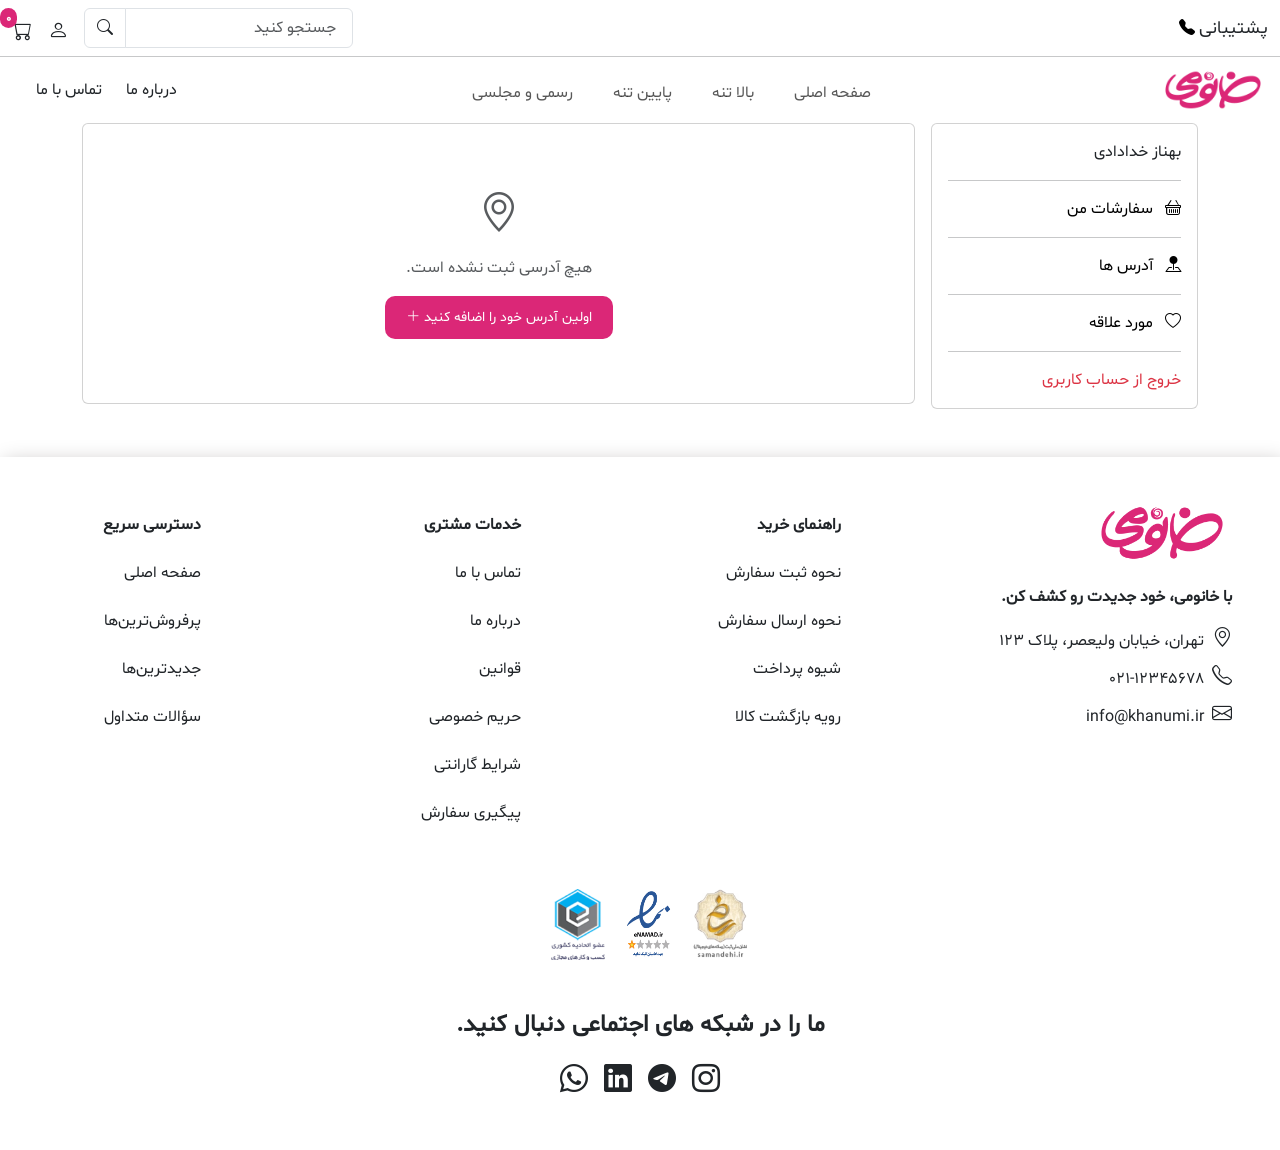
<file: addresses.html>
<!DOCTYPE html>
<html lang="en">
<head>
    <meta charset="UTF-8">
    <meta name="viewport" content="width=device-width, initial-scale=1.0">
    <title>آدرس ها</title>
     <link rel="stylesheet" href="css/bootstrap.rtl.min.css">
    <link rel="stylesheet" href="font_reset_page.css">
    <link rel="stylesheet" href="https://cdnjs.cloudflare.com/ajax/libs/font-awesome/4.7.0/css/font-awesome.css">

    <link rel="stylesheet" href="icons/bootstrap-icons-1.11.3/font/bootstrap-icons.css">
</head>
<body>
    




    <nav class="navbar bg-white sticky-top">

        <!-- ....................نو بالا ...............-->
        <div id="top_nav"
            class=" d-flex justify-content-between align-items-center container-fluid  pb-2 d-none d-lg-flex">
            <div class=" align-items-center gap-2 ">
                <span id="consult">پشتیبانی</span>
                <a href="tel:555-555-5555" id="consult_icon" class="navbar-brand">
                    <i class="bi bi-telephone-fill"></i>
                </a>
            </div>

            <div class="d-flex align-items-center ">

                <div class="input-group me-3">
                    <input type="text" class="form-control" placeholder=" جستجو کنید">
                    <span class="input-group-text bg-white pt-2">
                        <i class="bi bi-search "></i>
                    </span>

                </div>



                <a href="signup_page.html" class="nav-link me-3 mt-2 basket_prof_icon "><i
                        class="bi bi-person fs-5"></i></a>

                <a href="shop_basket_page.html" class="nav-link mt-2 basket_prof_icon"><i
                        class="bi bi-cart fs-5"></i></a>
                <span id="count_delivery" class="badge position-absolute rounded-5 ">0</span>
            </div>
        </div>
        <hr class="w-100 m-0 d-none d-lg-block">

        <!-- ...........نو پایین........... -->
        <div id="bottom_nav" class=" d-flex navbar-expand-lg bg-white position-relative container-fluid pt-2 ">

            <!-- ..........لوگو............. -->
            <a id="logo_box" href="index.html" class="navbar-brand  d-lg-none">
                <img id="logo" src="pics/logo.png" alt="لوگو">
            </a>

            <a id="logo_box_desktop" href="index.html" class="navbar-brand d-none d-lg-flex ">
                <img id="logo" src="pics/logo.png" alt="لوگو">
            </a>


            <i class="bi bi-search fs-3 d-lg-none "></i>

            <!-- ........منوی همبرگری که فقط آف کانواس رو باز میکنه........ -->
            <button class="navbar-toggler position-absolute me-2" data-bs-toggle="offcanvas"
                data-bs-target="#mobile_offcanvas">
                <span class="navbar-toggler-icon"></span>
            </button>

            <!-- ...........منوی دسکتاپ........ -->
            <ul class="d-none d-lg-flex navbar-nav m-auto mt-2">
                <li class="nav-item me-4"><a class="nav-link" href="index.html">صفحه اصلی</a></li>

                <li id="upper_body_list" class="nav-item  me-4 ">
                    <span class="nav-link ">
                        بالا تنه </span>

                    <ul class="list-unstyled" id="upper_body_card">


                        <li class="mt-3"><a class="text-decoration-none text-dark" href="#"><img class="icons me-2"
                                    src="pics/blouse.png" alt="آیکون شومیز">شومیز</a></li>



                        <li class="mt-3"><a class="text-decoration-none text-dark" href="#"><img class="icons me-2"
                                    src="pics/suit-2.png" alt="آیکون کت">کت</a></li>



                        <li class="mt-3"><a class="text-decoration-none text-dark" href="#"><img class="icons me-2"
                                    src="pics/shaket-shirt.png" alt="آیکون شکت">شکت</a></li>


                        <li class="mt-3"><a class="text-decoration-none text-dark" href="#"><img class="icons me-2"
                                    src="pics/sweater-2.png" alt="آیکون پلیور">پلیور</a></li>


                        <li class="mt-3"><a class="text-decoration-none text-dark" href="#"><img class="icons me-2"
                                    src="pics/sweatshirt.png" alt="آیکون دورس">دورس</a></li>


                        <li class="mt-3"><a class="text-decoration-none text-dark" href="#"><img class="icons me-2"
                                    src="pics/classic.png" alt="آیکون ژیله">ژیله</a></li>


                        <li class="mt-3"><a class="text-decoration-none text-dark" href="#"><img class="icons me-2"
                                    src="pics/hoodie.png" alt="آیکون هودی">هودی</a></li>

                    </ul>



                </li>
                <li id="lower_body_list" class="nav-item  me-4 ">
                    <span class="nav-link courses">
                        پایین تنه </span>



                    <ul class="list-unstyled" id="lower_body_card">


                        <li class="mt-3"><a class="text-decoration-none text-dark" href="#"><img class="icons me-2"
                                    src="pics/skirt.png" alt="آیکون دامن">دامن</a></li>



                        <li class="mt-3"><a class="text-decoration-none text-dark" href="#"><img class="icons me-2"
                                    src="pics/woman-pants.png" alt="آیکون شلوار پارچه ای">شلوار پارچه ای</a></li>



                        <li class="mt-3"><a class="text-decoration-none text-dark" href="#"><img class="icons me-2"
                                    src="pics/jeans.png" alt="آیکون شلوار جین ">شلوار جین</a></li>


                    </ul>



                </li>

                <li id="
Official_parliamentary" class="nav-item  me-4 ">
                    <a class="text-decoration-none text-dark" href="#">
                        <span class="nav-link">
                            رسمی و مجلسی </span>
                    </a>

                </li>

            </ul>
            <a href="#" class="nav-item nav-link me-4 d-none d-lg-block">درباره ما</a>
            <a href="#" class="nav-item nav-link me-4 d-none d-lg-block">تماس با ما</a>



        </div>

    </nav>

    <!-- =================  منوی تبلت و موبایل =========-->

    <nav id="tablet_mobile_nav" class="d-lg-none navbar navbar-light   fixed-bottom d-flex justify-content-around ">
        <a class="nav-link text-center" href="index.html">
            <i class="bi bi-house fs-5"></i><br>صفحه اصلی
        </a>
        <a class="nav-link text-center" href="signup_page.html">
            <i class="bi bi-person fs-5"></i><br>پروفایل
        </a>
        <a class="nav-link text-center position-relative" href="shop_basket_page.html">
            <i class="bi bi-cart fs-5 "></i><br>سبد خرید
            <span id="count_delivery2" class="badge position-absolute rounded-5 "> 0</span>
        </a>

        <a class="nav-link text-center" href="tel:555-555-5555">
            <i class="bi bi-telephone-fill fs-5"></i><br>پشتیبانی
        </a>
    </nav>
    <!-- =========آف کانواس موبایل و تبلت=========== -->
    <div class="offcanvas offcanvas-start" id="mobile_offcanvas">
        <div class="offcanvas-header">
            <h5 class="offcanvas-title"><img class="w-25 mt-2 " src="pics/logo.png" alt="لوگوی سایت"></h5>
            <button type="button" class="btn-close" data-bs-dismiss="offcanvas"></button>
        </div>

        <div class="offcanvas-body">
            <div class="input-group  mb-3">
                <input type="text" class="form-control" placeholder=" جستجو کنید">
                <span class="input-group-text bg-white pt-2">
                    <i class="bi bi-search "></i>
                </span>

            </div>
            <!-- آکاردیون -->
            <ul class="navbar-nav accordion" id="mobileAccordion">

                <!--بالا تنه-->
                <li class="nav-item accordion-item border-0 ">
                    <h2 class="accordion-header">
                        <button class="accordion-button collapsed nav-link " type="button" data-bs-toggle="collapse"
                            data-bs-target="#acc_upperbody">
                            بالاتنه
                        </button>
                    </h2>


                    <ul id="acc_upperbody" class="list-unstyled ps-4 accordion-collapse collapse"
                        data-bs-parent="#mobileAccordion">

                        <li class="mt-3"><a class="text-decoration-none text-dark" href="#"><img class="icons me-2"
                                    src="pics/blouse.png" alt="آیکون شومیز">شومیز</a></li>



                        <li class="mt-3"><a class="text-decoration-none text-dark" href="#"><img class="icons me-2"
                                    src="pics/suit-2.png" alt="آیکون کت">کت</a></li>



                        <li class="mt-3"><a class="text-decoration-none text-dark" href="#"><img class="icons me-2"
                                    src="pics/shaket-shirt.png" alt="آیکون شکت">شکت</a></li>


                        <li class="mt-3"><a class="text-decoration-none text-dark" href="#"><img class="icons me-2"
                                    src="pics/sweater-2.png" alt="آیکون پلیور">پلیور</a></li>


                        <li class="mt-3"><a class="text-decoration-none text-dark" href="#"><img class="icons me-2"
                                    src="pics/sweatshirt.png" alt="آیکون دورس">دورس</a></li>


                        <li class="mt-3"><a class="text-decoration-none text-dark" href="#"><img class="icons me-2"
                                    src="pics/classic.png" alt="آیکون ژیله">ژیله</a></li>


                        <li class="mt-3 mb-2"><a class="text-decoration-none text-dark" href="#"><img class="icons me-2"
                                    src="pics/hoodie.png" alt="آیکون هودی">هودی</a></li>


                    </ul>

                </li>

                <!-- پایین تنه -->
                <li class="nav-item accordion-item border-0">
                    <h2 class="accordion-header">
                        <button class="accordion-button collapsed nav-link " type="button" data-bs-toggle="collapse"
                            data-bs-target="#acc_lowerbody">

                            پایین تنه
                        </button>
                    </h2>


                    <ul id="acc_lowerbody" class="list-unstyled ps-4 accordion-collapse collapse"
                        data-bs-parent="#mobileAccordion">

                        <li class="mt-3"><a class="text-decoration-none text-dark" href="#"><img class="icons me-2"
                                    src="pics/skirt.png" alt="آیکون دامن">دامن</a></li>



                        <li class="mt-3"><a class="text-decoration-none text-dark" href="#"><img class="icons me-2"
                                    src="pics/woman-pants.png" alt="آیکون شلوار پارچه ای">شلوار پارچه ای</a></li>



                        <li class="mt-3"><a class="text-decoration-none text-dark" href="#"><img class="icons me-2"
                                    src="pics/jeans.png" alt="آیکون شلوار جین ">شلوار جین</a></li>
                    </ul>

                </li>

                <!-- رسمی و مجلسی -->
                <li id="
Official_parliamentary" class="nav-item  me-4  ms-3 mt-3">
                    <a class="text-decoration-none text-dark" href="#">
                        <span class="nav-link">
                            رسمی و مجلسی </span>
                    </a>

                </li>
                <li class="nav-item  ms-3 mt-3"><a class="nav-link" href="#">درباره ما</a></li>
                <li class="nav-item mt-3 ms-3"><a class="nav-link" href="#">تماس با ما</a></li>


            </ul>


        </div>
    </div>

  <main>





        <section class="container">

            <div class="row g-3">

                <div class="col-12  col-lg-3">

                    <div class="card">

                        <div class="card-body">

                            <span class="d-block">بهناز خدادادی</span>
                            <hr>
                            <a href="shop_basket_page.html" class="d-block text-decoration-none text-black">
                                <i class="bi-basket me-2"></i>
                                سفارشات من
                            </a>
                            <hr>
                            <a href="" class="d-block text-decoration-none text-black">
                                <i class="bi bi-pin-map-fill me-2"></i>
                                آدرس ها
                            </a>
                            <hr>
                            <a href="" class="d-block text-decoration-none text-black">
                                <i class="bi-heart me-2"></i>
                                مورد علاقه </a>
                            <hr>
                            <span class="text-danger">خروج از حساب کاربری</span>
                        </div>


                    </div>


                </div>


                <div class="col-12  col-lg-9">

                    <div class="card ">

                        <div class="card-body">

                        
<div id="addresses">


</div>


                        </div>

                    </div>
                </div>
            </div>
        </section>


    </main>

    <!-- =============فوتر========== -->
    <footer class="container-fluid text-dark py-5 mt-5">
        <div class="row g-4">
            <div id="logo_info_side" class="col-lg-4 col-12 ps-lg-5">
                <img id="footer_logo" class="mb-3" src="pics/logo.png" alt="لوگو">
                <p id="slogan_text" class="fw-bold mt-2">
                    با خانومی، خود جدیدت رو کشف کن.
                </p>

                <p class="mb-2 d-flex align-items-center gap-2">
                    <a class="text-decoration-none text-dark" href="#">
                        <i class="bi bi-geo-alt fs-5 me-1"></i>
                        تهران، خیابان ولیعصر، پلاک ۱۲۳
                    </a>
                </p>

                <p class="mb-2 d-flex align-items-center gap-2">
                    <a class="text-decoration-none text-dark" href="#">
                        <i class="bi bi-telephone fs-5 me-1"></i>
                        021-12345678
                    </a>
                </p>

                <p class=" align-items-center gap-2">
                    <a class="text-decoration-none text-dark" href="#">
                        <i class="bi bi-envelope fs-5 me-1"></i>
                        info@khanumi.ir
                    </a>
                </p>
            </div>

            <hr class="border-dark d-lg-none">
            <!-- ستون راهنمای خرید -->

            <ul id="buy_guide_column" class="col-4 col-lg-3  list-unstyled footer_ul">
                <li class="fw-bold mt-2">راهنمای خرید</li>
                <li class="mt-4"><a href="#" class="text-dark text-decoration-none">نحوه ثبت سفارش</a></li>
                <li class="mt-4"><a href="#" class="text-dark  text-decoration-none">نحوه ارسال سفارش</a></li>
                <li class="mt-4"><a href="#" class="text-dark text-decoration-none">شیوه پرداخت</a></li>
                <li class="mt-4"><a href="#" class="text-dark text-decoration-none">رویه بازگشت کالا</a></li>
            </ul>

            <!-- .........ستون خدمات مشتری..... -->


            <ul class="col-4 col-lg-3 list-unstyled footer_ul">
                <li class="fw-bold mt-2">خدمات مشتری</li>
                <li class="mt-4"><a href="#" class="text-dark text-decoration-none">تماس با ما</a></li>
                <li class="mt-4"><a href="#" class="text-dark text-decoration-none">درباره ما</a></li>
                <li class="mt-4"><a href="#" class="text-dark text-decoration-none"> قوانین</a></li>
                <li class="mt-4"><a href="#" class="text-dark text-decoration-none">حریم خصوصی</a></li>
                <li class="mt-4"><a href="#" class="text-dark text-decoration-none"> شرایط گارانتی</a></li>
                <li class="mt-4"><a href="#" class="text-dark text-decoration-none"> پیگیری سفارش</a></li>
            </ul>
            <ul class="col-4 col-lg-2 list-unstyled footer_ul ">
                <li class="fw-bold mt-2">دسترسی سریع</li>
                <li class="mt-4"><a href="#" class="text-decoration-none text-dark">صفحه اصلی</a></li>
                <li class="mt-4"><a href="#" class="text-decoration-none text-dark">پرفروش‌ترین‌ها</a></li>
                <li class="mt-4"><a href="#" class="text-decoration-none text-dark">جدیدترین‌ها</a></li>
                <li class="mt-4"><a href="#" class="text-decoration-none text-dark">سؤالات متداول</a></li>
            </ul>
        </div>
        <div class="d-flex justify-content-center mt-5">
            <img class="trust_logo me-3" src="pics/samandehi-logo.png" alt="لوگو ساماندهی">
            <img class="trust_logo me-3" src="pics/enamad.png" alt="لوگو اینماد">
            <img class="trust_logo me-3" src="pics/credit-union.png" alt="لوگو اتحادیه کشوری">
        </div>

        <p class="mt-5 text-center fw-bold fs-4">ما را در شبکه های اجتماعی دنبال کنید.</p>
        <div id="social_box" class="d-flex justify-content-center gap-3">
            <a class="text-decoration-none text-dark fs-3" href="http://instagram.com/p/
"><i class="bi bi-instagram"></i></a>
            <a class="text-decoration-none text-dark fs-3" href="https://t.me/+41794997040
"><i class="bi bi-telegram "></i></a>
            <a class="text-decoration-none text-dark fs-3" href="https://www.linkedin.com"><i
                    class="bi bi-linkedin "></i></a>
            <a class="text-decoration-none text-dark fs-3" href="https://wa.me/+41794997040
"><i class="bi bi-whatsapp "></i></a>
        </div>
    </footer>

<!-- === Modal Structure for Adding/Editing Address === -->
<div class="modal fade" id="addressModal">
    <div class="modal-dialog modal-lg">
        <div class="modal-content">
            <div class="modal-header">
                <h5 class="modal-title" id="addressModalLabel">افزودن آدرس جدید</h5>
                <button type="button" class="btn-close" data-bs-dismiss="modal" ></button>
            </div>
            <div class="modal-body">
                <form id="addressForm">
                    <!-- Hidden input for index, to know if we are editing or adding -->
                    <input type="hidden" id="addressIndex">

                    <div class="row g-3">
                        <div class="col-md-6 col-12">
                            <label for="addressTitle" class="form-label">عنوان آدرس (مثال: خانه، محل کار)</label>
                            <input onkeypress="check_address_title(event)" type="text" class="form-control" id="addressTitle" placeholder="خانه">
                        </div>
                        <div class="col-md-6 col-12">
                            <label for="addressPhone" class="form-label">شماره تماس</label>
                            <input onkeyup="check_mobile_address(event)" type="number" class="form-control" id="addressPhone" placeholder="0912xxxxxxx">
                        </div>
                        <div class="col-6">
                            <label for="addressCity" class="form-label">شهر</label>
                            <input onkeypress="check_city(event)" type="text" class="form-control" id="addressCity" placeholder="تهران">
                        </div>
                        <div class="col-9">
                            <label for="addressStreet" class="form-label">خیابان و کوچه</label>
                            <input onkeypress="check_street(event)" type="text" class="form-control" id="addressStreet" placeholder="خیابان اصلی، کوچه فرعی">
                        </div>
                        <div class="col-12">
                            <label for="addressDetails" class="form-label">پلاک، واحد، طبقه</label>
                            <textarea onkeypress="check_details(event)" class="form-control" id="addressDetails" rows="3" placeholder="پلاک 10، واحد 2"></textarea>
                        </div>
                    </div>
                </form>
            </div>
            <div class="modal-footer">
                <button type="button" class="btn btn-secondary" data-bs-dismiss="modal">انصراف</button>
                <button type="button" class="btn btn-primary" id="saveAddressBtn">ذخیره آدرس</button>
            </div>
        </div>
    </div>
</div>

    <script src="js/bootstrap.bundle.min.js"></script>
    <script src="index.js"></script>
    <script src="addresses.js"></script>




</body>
</html>
</file>
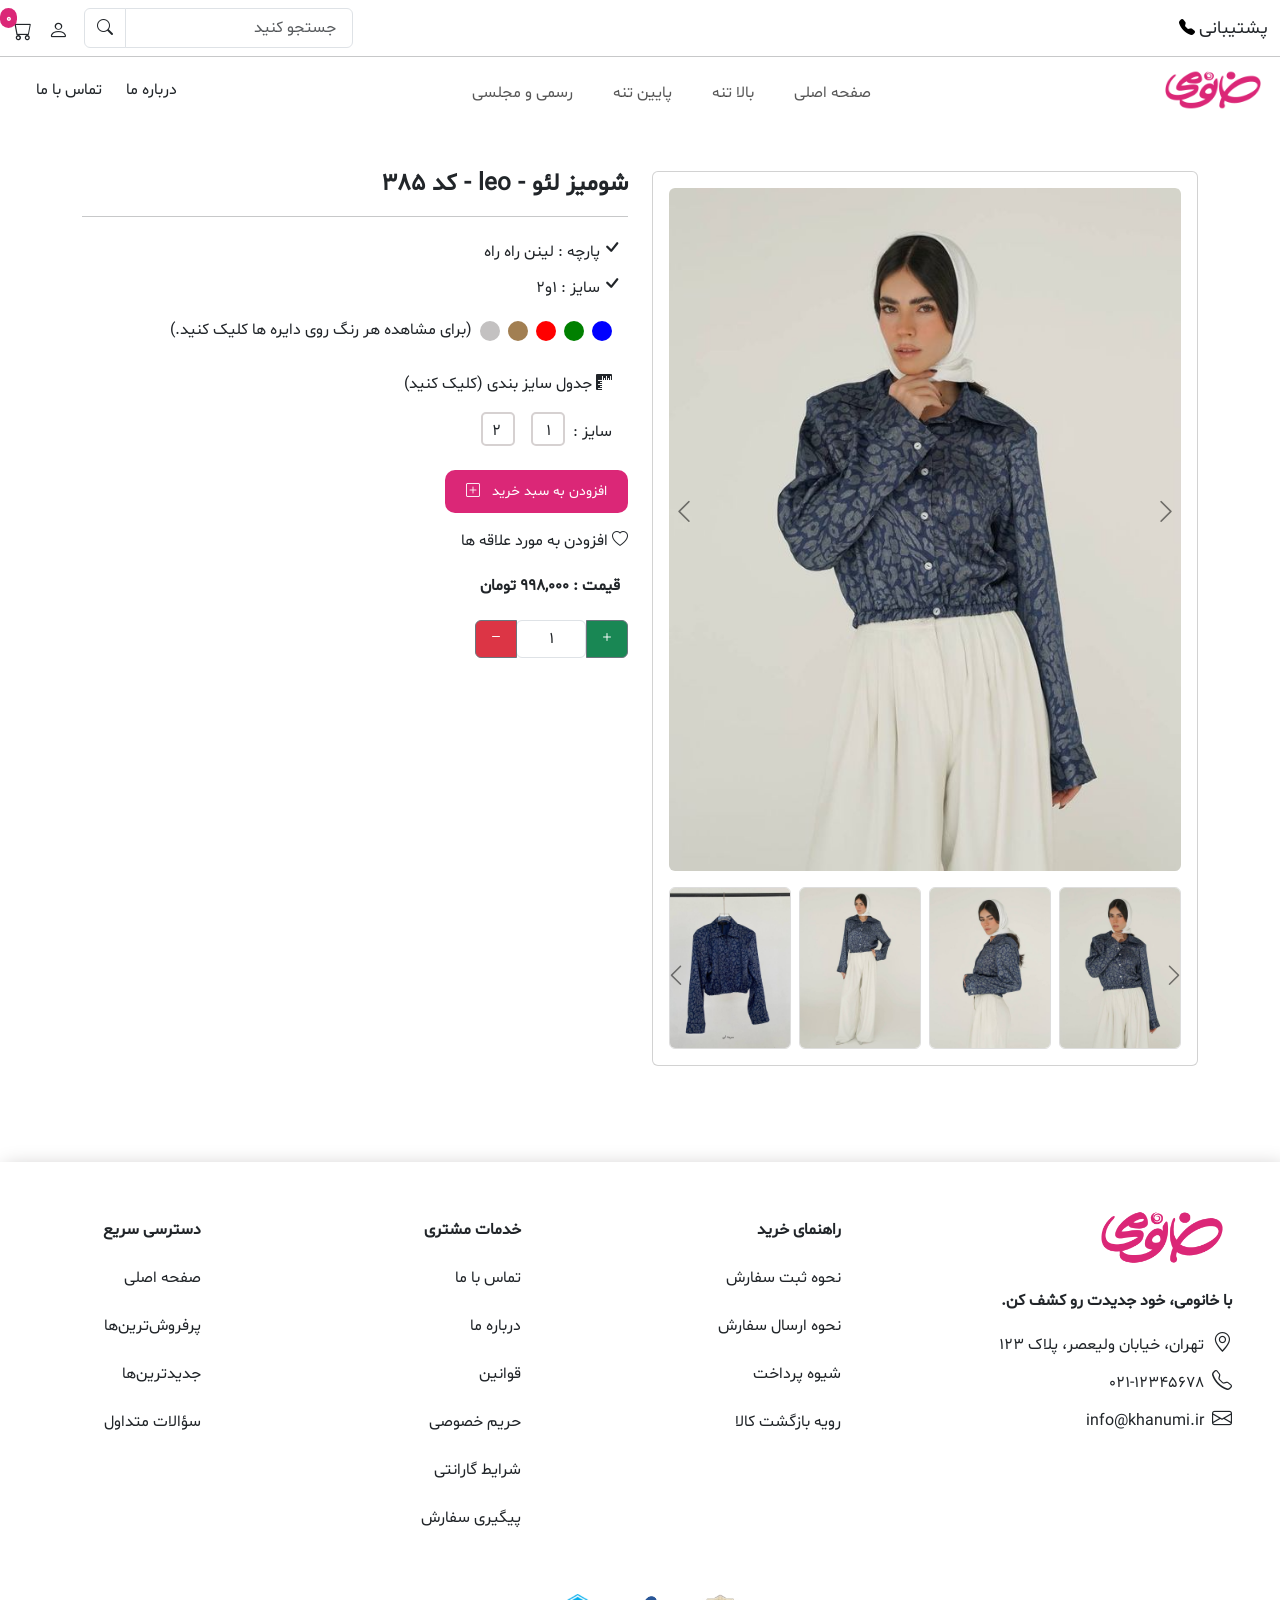
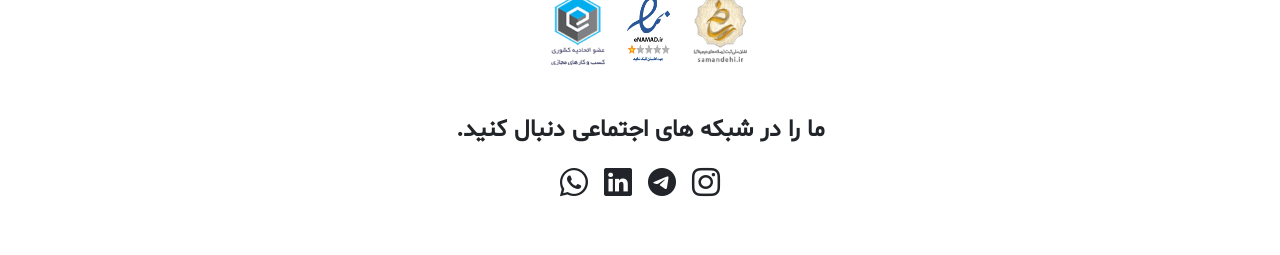
<file: leo_shomiz_details.html>
<!DOCTYPE html>
<html lang="en">
<head>
    <meta charset="UTF-8">
    <meta name="viewport" content="width=device-width, initial-scale=1.0">
    <title>صفحه جزییات شومیز لئو</title>
    <link rel="stylesheet" href="css/bootstrap.rtl.min.css">
    <link rel="stylesheet" href="font_reset_page.css">
    <link rel="stylesheet" href="leo_shomiz_details.css">
    <link rel="stylesheet" href="https://cdnjs.cloudflare.com/ajax/libs/font-awesome/4.7.0/css/font-awesome.css">
  
  <link rel="stylesheet" href="icons/bootstrap-icons-1.11.3/font/bootstrap-icons.css">
</head>
<body>
   
    <nav class="navbar bg-white sticky-top">

        <!-- ....................نو بالا ...............-->
        <div id="top_nav"
            class=" d-flex justify-content-between align-items-center container-fluid  pb-2 d-none d-lg-flex">
            <div class=" align-items-center gap-2 ">
                <span id="consult">پشتیبانی</span>
                <a href="tel:555-555-5555" id="consult_icon" class="navbar-brand">
                    <i class="bi bi-telephone-fill"></i>
                </a>
            </div>

            <div class="d-flex align-items-center ">

                <div class="input-group me-3">
                    <input type="text" class="form-control" placeholder=" جستجو کنید">
                    <span class="input-group-text bg-white pt-2">
                        <i class="bi bi-search "></i>
                    </span>

                </div>



                <a href="signup_page.html" class="nav-link me-3 mt-2 basket_prof_icon "><i
                        class="bi bi-person fs-5"></i></a>

                <a href="shop_basket_page.html" class="nav-link mt-2 basket_prof_icon"><i
                        class="bi bi-cart fs-5"></i></a>
                <span id="count_delivery" class="badge position-absolute rounded-5 ">0</span>
            </div>
        </div>
        <hr class="w-100 m-0 d-none d-lg-block">

        <!-- ...........نو پایین........... -->
        <div id="bottom_nav" class=" d-flex navbar-expand-lg bg-white position-relative container-fluid pt-2 ">

            <!-- ..........لوگو............. -->
            <a id="logo_box" href="index.html" class="navbar-brand  d-lg-none">
                <img id="logo" src="pics/logo.png" alt="لوگو">
            </a>

            <a id="logo_box_desktop" href="index.html" class="navbar-brand d-none d-lg-flex ">
                <img id="logo" src="pics/logo.png" alt="لوگو">
            </a>


            <i class="bi bi-search fs-3 d-lg-none "></i>

            <!-- ........منوی همبرگری که فقط آف کانواس رو باز میکنه........ -->
            <button class="navbar-toggler position-absolute me-2" data-bs-toggle="offcanvas"
                data-bs-target="#mobile_offcanvas">
                <span class="navbar-toggler-icon"></span>
            </button>

            <!-- ...........منوی دسکتاپ........ -->
            <ul class="d-none d-lg-flex navbar-nav m-auto mt-2">
                <li class="nav-item me-4"><a class="nav-link" href="index.html">صفحه اصلی</a></li>

                <li id="upper_body_list" class="nav-item  me-4 ">
                    <span class="nav-link ">
                        بالا تنه </span>

                    <ul class="list-unstyled" id="upper_body_card">


                        <li class="mt-3"><a class="text-decoration-none text-dark" href="#"><img class="icons me-2"
                                    src="pics/blouse.png" alt="آیکون شومیز">شومیز</a></li>



                        <li class="mt-3"><a class="text-decoration-none text-dark" href="#"><img class="icons me-2"
                                    src="pics/suit-2.png" alt="آیکون کت">کت</a></li>



                        <li class="mt-3"><a class="text-decoration-none text-dark" href="#"><img class="icons me-2"
                                    src="pics/shaket-shirt.png" alt="آیکون شکت">شکت</a></li>


                        <li class="mt-3"><a class="text-decoration-none text-dark" href="#"><img class="icons me-2"
                                    src="pics/sweater-2.png" alt="آیکون پلیور">پلیور</a></li>


                        <li class="mt-3"><a class="text-decoration-none text-dark" href="#"><img class="icons me-2"
                                    src="pics/sweatshirt.png" alt="آیکون دورس">دورس</a></li>


                        <li class="mt-3"><a class="text-decoration-none text-dark" href="#"><img class="icons me-2"
                                    src="pics/classic.png" alt="آیکون ژیله">ژیله</a></li>


                        <li class="mt-3"><a class="text-decoration-none text-dark" href="#"><img class="icons me-2"
                                    src="pics/hoodie.png" alt="آیکون هودی">هودی</a></li>

                    </ul>



                </li>
                <li id="lower_body_list" class="nav-item  me-4 ">
                    <span class="nav-link courses">
                        پایین تنه </span>



                    <ul class="list-unstyled" id="lower_body_card">


                        <li class="mt-3"><a class="text-decoration-none text-dark" href="#"><img class="icons me-2"
                                    src="pics/skirt.png" alt="آیکون دامن">دامن</a></li>



                        <li class="mt-3"><a class="text-decoration-none text-dark" href="#"><img class="icons me-2"
                                    src="pics/woman-pants.png" alt="آیکون شلوار پارچه ای">شلوار پارچه ای</a></li>



                        <li class="mt-3"><a class="text-decoration-none text-dark" href="#"><img class="icons me-2"
                                    src="pics/jeans.png" alt="آیکون شلوار جین ">شلوار جین</a></li>


                    </ul>



                </li>

                <li id="
Official_parliamentary" class="nav-item  me-4 ">
                    <a class="text-decoration-none text-dark" href="#">
                        <span class="nav-link">
                            رسمی و مجلسی </span>
                    </a>

                </li>

            </ul>
            <a href="#" class="nav-item nav-link me-4 d-none d-lg-block">درباره ما</a>
            <a href="#" class="nav-item nav-link me-4 d-none d-lg-block">تماس با ما</a>



        </div>

    </nav>

    <!-- =================  منوی تبلت و موبایل =========-->

    <nav id="tablet_mobile_nav" class="d-lg-none navbar navbar-light   fixed-bottom d-flex justify-content-around ">
        <a class="nav-link text-center" href="index.html">
            <i class="bi bi-house fs-5"></i><br>صفحه اصلی
        </a>
        <a class="nav-link text-center" href="signup_page.html">
            <i class="bi bi-person fs-5"></i><br>پروفایل
        </a>
        <a class="nav-link text-center position-relative" href="shop_basket_page.html">
            <i class="bi bi-cart fs-5 "></i><br>سبد خرید
            <span id="count_delivery2" class="badge position-absolute rounded-5 "> 0</span>
        </a>

        <a class="nav-link text-center" href="tel:555-555-5555">
            <i class="bi bi-telephone-fill fs-5"></i><br>پشتیبانی
        </a>
    </nav>
    <!-- =========آف کانواس موبایل و تبلت=========== -->
    <div class="offcanvas offcanvas-start" id="mobile_offcanvas">
        <div class="offcanvas-header">
            <h5 class="offcanvas-title"><img class="w-25 mt-2 " src="pics/logo.png" alt="لوگوی سایت"></h5>
            <button type="button" class="btn-close" data-bs-dismiss="offcanvas"></button>
        </div>

        <div class="offcanvas-body">
            <div class="input-group  mb-3">
                <input type="text" class="form-control" placeholder=" جستجو کنید">
                <span class="input-group-text bg-white pt-2">
                    <i class="bi bi-search "></i>
                </span>

            </div>
            <!-- آکاردیون -->
            <ul class="navbar-nav accordion" id="mobileAccordion">

                <!--بالا تنه-->
                <li class="nav-item accordion-item border-0 ">
                    <h2 class="accordion-header">
                        <button class="accordion-button collapsed nav-link " type="button" data-bs-toggle="collapse"
                            data-bs-target="#acc_upperbody">
                            بالاتنه
                        </button>
                    </h2>


                    <ul id="acc_upperbody" class="list-unstyled ps-4 accordion-collapse collapse"
                        data-bs-parent="#mobileAccordion">

                        <li class="mt-3"><a class="text-decoration-none text-dark" href="#"><img class="icons me-2"
                                    src="pics/blouse.png" alt="آیکون شومیز">شومیز</a></li>



                        <li class="mt-3"><a class="text-decoration-none text-dark" href="#"><img class="icons me-2"
                                    src="pics/suit-2.png" alt="آیکون کت">کت</a></li>



                        <li class="mt-3"><a class="text-decoration-none text-dark" href="#"><img class="icons me-2"
                                    src="pics/shaket-shirt.png" alt="آیکون شکت">شکت</a></li>


                        <li class="mt-3"><a class="text-decoration-none text-dark" href="#"><img class="icons me-2"
                                    src="pics/sweater-2.png" alt="آیکون پلیور">پلیور</a></li>


                        <li class="mt-3"><a class="text-decoration-none text-dark" href="#"><img class="icons me-2"
                                    src="pics/sweatshirt.png" alt="آیکون دورس">دورس</a></li>


                        <li class="mt-3"><a class="text-decoration-none text-dark" href="#"><img class="icons me-2"
                                    src="pics/classic.png" alt="آیکون ژیله">ژیله</a></li>


                        <li class="mt-3 mb-2"><a class="text-decoration-none text-dark" href="#"><img class="icons me-2"
                                    src="pics/hoodie.png" alt="آیکون هودی">هودی</a></li>


                    </ul>

                </li>

                <!-- پایین تنه -->
                <li class="nav-item accordion-item border-0">
                    <h2 class="accordion-header">
                        <button class="accordion-button collapsed nav-link " type="button" data-bs-toggle="collapse"
                            data-bs-target="#acc_lowerbody">

                            پایین تنه
                        </button>
                    </h2>


                    <ul id="acc_lowerbody" class="list-unstyled ps-4 accordion-collapse collapse"
                        data-bs-parent="#mobileAccordion">

                        <li class="mt-3"><a class="text-decoration-none text-dark" href="#"><img class="icons me-2"
                                    src="pics/skirt.png" alt="آیکون دامن">دامن</a></li>



                        <li class="mt-3"><a class="text-decoration-none text-dark" href="#"><img class="icons me-2"
                                    src="pics/woman-pants.png" alt="آیکون شلوار پارچه ای">شلوار پارچه ای</a></li>



                        <li class="mt-3"><a class="text-decoration-none text-dark" href="#"><img class="icons me-2"
                                    src="pics/jeans.png" alt="آیکون شلوار جین ">شلوار جین</a></li>
                    </ul>

                </li>

                <!-- رسمی و مجلسی -->
                <li id="
Official_parliamentary" class="nav-item  me-4  ms-3 mt-3">
                    <a class="text-decoration-none text-dark" href="#">
                        <span class="nav-link">
                            رسمی و مجلسی </span>
                    </a>

                </li>
                <li class="nav-item  ms-3 mt-3"><a class="nav-link" href="#">درباره ما</a></li>
                <li class="nav-item mt-3 ms-3"><a class="nav-link" href="#">تماس با ما</a></li>


            </ul>


        </div>
    </div>

 <main>

        <div id="demo"></div>
        <!-- سکشن محصول -->
        <section class="container productCard py-5">
            <div class="row g-4 ">

                <!-- تصاویر -->
                <div class="col-12 col-lg-6">

                    <div class="card p-3 product_pics_card ">

                        <!-- ===== اسلایدر عکس بزرگ ===== -->
                        <div id="mainCarousel_leo" class="carousel slide mb-3 position-relative">

                            <div class="carousel-inner">
                                <div class="carousel-item active">
                                    <img src="pics/leo1.png" alt="عکس اول شومیز لئو"
                                        class="d-block w-100 rounded product_pic">
                                </div>
                                <div class="carousel-item">
                                    <img src="pics/leo2.png" alt="عکس دوم شومیز لئو" class="d-block w-100 rounded">
                                </div>
                                <div class="carousel-item">
                                    <img src="pics/leo3.png" alt="عکس سوم شومیز لئو" class="d-block w-100 rounded">
                                </div>
                                <div class="carousel-item">
                                    <img src="pics/leo_blue.png" alt="عکس شومیز آبی لئو"
                                        class="d-block w-100 rounded">
                                </div>
                                <div class="carousel-item">
                                    <img src="pics/leo_green.png" alt="عکس شومیز سبز  لئو"
                                        class="d-block w-100 rounded">
                                </div>
                                <div class="carousel-item">
                                    <img src="pics/leo_red.png" alt="عکس شومیز  قرمز لئو"
                                        class="d-block w-100 rounded">
                                </div>
                                <div class="carousel-item">
                                    <img src="pics/leo_khaki.png" alt="عکس شومیز خاکی لئو"
                                        class="d-block w-100 rounded">
                                </div>
<div class="carousel-item">
                                    <img src="pics/leo_toosi.png" alt="عکس شومیز طوسی لئو"
                                        class="d-block w-100 rounded">
                                </div>
                            </div>

                            <!-- دکمه‌ها -->
                            <button class="product_pic_show_prev carousel-control-prev product_pic_show_btn"
                                type="button" data-bs-target="#mainCarousel_leo" data-bs-slide="prev">
                                <i class="bi bi-chevron-right"></i>
                            </button>

                            <button class="product_pic_show_next carousel-control-next product_pic_show_btn"
                                type="button" data-bs-target="#mainCarousel_leo" data-bs-slide="next">
                                <i class="bi bi-chevron-left"></i>
                            </button>
                        </div>

                        <!-- ===== اسلایدر thumbnail ===== -->
                        <div id="thumbCarousel" class="carousel slide position-relative">
                            <div class="carousel-inner">

                                <!-- اسلاید اول (عکس 1 تا 4) -->
                                <div class="carousel-item active">
                                    <div class="row g-2">
                                        <div class="col-3 product_little_photos">
                                            <img src="pics/leo1.png" alt="عکس اول شومیز لئو" class="w-100  thumb"
                                                data-bs-target="#mainCarousel_leo" data-bs-slide-to="0">
                                        </div>
                                        <div class="col-3">
                                            <img src="pics/leo2.png" alt="عکس دوم شومیز لئو" class="w-100 thumb"
                                                data-bs-target="#mainCarousel_leo" data-bs-slide-to="1">
                                        </div>
                                        <div class="col-3">
                                            <img src="pics/leo3.png" alt="عکس سوم شومیز لئو" class="w-100 thumb"
                                                data-bs-target="#mainCarousel_leo" data-bs-slide-to="2">
                                        </div>
                                        <div class="col-3">
                                            <img src="pics/leo_blue.png" alt="عکس شومیز  آبی لئو"
                                                class="w-100 thumb" data-bs-target="#mainCarousel_leo" data-bs-slide-to="3">
                                        </div>
                                    </div>
                                </div>

                                <!-- اسلاید دوم (عکس 5 تا 8) -->
                                <div class="carousel-item">
                                    <div class="row g-2 justify-content-between">
                                        <div class="col-3">
                                            <img src="pics/leo_green.png" alt="عکس شومیز سبز  لئو"
                                                class="w-100 thumb" data-bs-target="#mainCarousel_leo" data-bs-slide-to="4">
                                        </div>
                                        <div class="col-3">
                                            <img src="pics/leo_red.png" alt="عکس شومیز قرمز لئو"
                                                class="w-100 thumb" data-bs-target="#mainCarousel_leo" data-bs-slide-to="5">
                                        </div>
                                        <div class="col-3">
                                            <img src="pics/leo_khaki.png" alt="عکس شومیز خاکی لئو" class="w-100 thumb"
                                                data-bs-target="#mainCarousel_leo" data-bs-slide-to="6">
                                        </div>
  <div class="col-3">
                                            <img src="pics/leo_toosi.png" alt="عکس شومیز طوسی لئو" class="w-100 thumb"
                                                data-bs-target="#mainCarousel_leo" data-bs-slide-to="7">
                                        </div>
                                    </div>
                                </div>

                            </div>

                            <!-- دکمه جابه‌جایی thumbnail -->
                            <button class="little_product_pic_show_prev carousel-control-prev small-btn 
                        little_product_pic_show_btn" data-bs-target="#thumbCarousel" data-bs-slide="prev">
                                <i class="bi bi-chevron-right"></i>
                            </button>

                            <button
                                class="little_product_pic_show_next carousel-control-next small-btn little_product_pic_show_btn"
                                data-bs-target="#thumbCarousel" data-bs-slide="next">
                                <i class="bi bi-chevron-left"></i>
                            </button>
                        </div>

                    </div>
                </div>



                <!-- مشخصات خلاصه -->
                <div class="col-12 col-lg-6 pb-5">

                    <h4 class="fw-bold mb-2 product_name">
                  شومیز لئو - leo - کد 385
                    </h4>

                    <hr>
                    <!-- لیست مشخصات -->
                    <ul class="features_list list-unstyled">
                        <li>
                            <i class="bi bi-check fs-4 ms-1"></i>پارچه : لینن راه راه
                        <li><i class="bi bi-check fs-4 ms-1"></i>سایز : 1و2</li>

                    </ul>
                    

                    <div class="product_colors_box d-flex  ms-3 mt-2 position-relative">

                        <!-- توی اچ تی ام ال ویژگی‌هایی که با دیتا شروع میشن، به عنوان دیتا اتریبیوت  شناخته میشن. برای این هستن که ما بتونیم اطلاعات سفارشی و دلخواه خودتون رو مستقیماً به عناصر اچ تی ام ال وصل کنید. -->

                        <!-- وقتی در جاوااسکریپت به المنت.دیتا ست دسترسی پیدا می‌کنیم، می‌تونید به این  دیتا اتریبیوت دسترسی داشته باشیم. مثلاً دیتا کالر رو میتونیم با دیتا ست.کالر بخونیم  -->

                        <div class="product_colors color_blue rounded-5 me-2 " data-bs-slide-to="3"
                            data-bs-target="#mainCarousel_leo" data-color="آبی"></div>
                        <div class="product_colors color_green rounded-5 me-2 " data-bs-slide-to="4"
                            data-bs-target="#mainCarousel_leo" data-color="سبز"></div>
                        <div class="product_colors color_red rounded-5 me-2 " data-bs-slide-to="5"
                            data-bs-target="#mainCarousel_leo" data-color=" قرمز"></div>
                                   <div class="product_colors color_khaki rounded-5 me-2 " data-bs-slide-to="6"
                            data-bs-target="#mainCarousel_leo" data-color=" خاکی"></div>
                                   <div class="product_colors color_gray rounded-5 me-2 " data-bs-slide-to="7"
                            data-bs-target="#mainCarousel_leo" data-color=" طوسی"></div>
                        <h6 class="me-2">(برای مشاهده هر رنگ روی دایره ها کلیک کنید.)</h6>
                    </div>

                    <div class="d-block mt-4 ms-3 text-decoration-none text-dark size_table" data-bs-toggle="modal" data-bs-target="#sizeGuideModal_leo">
                        <i class="bi-rulers"></i>
                        جدول سایز بندی (کلیک کنید)
                    </div>


                    <div class="modal fade" id="sizeGuideModal_leo" >
  <div class="modal-dialog modal-dialog-centered modal-lg">
    <div class="modal-content">

      <div class="modal-header">
        <h5 class="modal-title " id="sizeGuideModalLabel">راهنمای انتخاب سایز</h5>
        <button type="button" class="btn-close " data-bs-dismiss="modal" ></button>
      </div>

      <div class="modal-body">
        <div class="table-responsive">
          <table class="table  text-center ">
            <thead class="table-light">
              <tr>
                <th>سایز</th>
                <th>دور سینه</th>
                <th>دور کمر</th>
                <th>قد لباس</th>
              </tr>
            </thead>
            <tbody>
              <tr>
                <td>1</td>
                <td>90-94</td>
                <td>70-74</td>
                <td>60</td>
              </tr>
              <tr>
                <td>2</td>
                <td>96-100</td>
                <td>76-80</td>
                <td>62</td>
              </tr>
              <tr>
               
                
            
             
              </tr>
            </tbody>
          </table>
        </div>

        <span class="mt-3 small text-muted">
          لطفاً برای انتخاب دقیق‌ تر، اندازه‌های خود را با جدول بالا مقایسه کنید.
        </span>
      </div>

      <div class="modal-footer">
        <button type="button" class="btn btn-secondary" data-bs-dismiss="modal">بستن</button>
      </div>

    </div>
  </div>
</div>
                    <div class="d-flex mt-3 ms-3 size_box_main">
                        <span class="me-2 mt-2 ">سایز :</span>
                        <div class="size_box me-3 " data-size="1">1</div>
                        <div class="size_box " data-size="2">2</div>
                    </div>


                    <button class="btn custom_btn mt-4 " onclick="add_to_basket(this)">
                        افزودن به سبد خرید
                        <i class="bi-plus-square ms-2"></i>

                    </button>

                    <div class="mt-3"><i class="bi bi-heart heart_icnon"></i>
                        <span>افزودن به مورد علاقه ها</span>
                    </div>

                    <h6 class=" mt-4 ms-2 fw-bold ">قیمت : <span class="product_price"> 
998,000 تومان                    </span> </h6>



                    <div class="btn-group add_box mt-3 w-25">
                        <button class="btn btn-outline-secondary bg-success text-white" onclick="plus(this)"><i
                                class="bi-plus"></i></button>

                        <input type="text" class="form-control add_input text-center" value="1">
                        <button class="btn btn-outline-secondary bg-danger text-white " onclick="mines(this)"><i
                                class="bi bi-dash"></i></button>

                    </div>


                </div>
            </div>
        </section>

     

    </main>



  <!-- =============فوتر========== -->
    <footer class="container-fluid text-dark py-5 mt-5">
        <div class="row g-4">
            <div id="logo_info_side" class="col-lg-4 col-12 ps-lg-5">
                <img id="footer_logo" class="mb-3" src="pics/logo.png" alt="لوگو">
                <p id="slogan_text" class="fw-bold mt-2">
                    با خانومی، خود جدیدت رو کشف کن.
                </p>

                <p class="mb-2 d-flex align-items-center gap-2">
                    <a class="text-decoration-none text-dark" href="#">
                        <i class="bi bi-geo-alt fs-5 me-1"></i>
                        تهران، خیابان ولیعصر، پلاک ۱۲۳
                    </a>
                </p>

                <p class="mb-2 d-flex align-items-center gap-2">
                    <a class="text-decoration-none text-dark" href="#">
                        <i class="bi bi-telephone fs-5 me-1"></i>
                        021-12345678
                    </a>
                </p>

                <p class=" align-items-center gap-2">
                    <a class="text-decoration-none text-dark" href="#">
                        <i class="bi bi-envelope fs-5 me-1"></i>
                        info@khanumi.ir
                    </a>
                </p>
            </div>

            <hr class="border-dark d-lg-none">
            <!-- ستون راهنمای خرید -->

            <ul id="buy_guide_column" class="col-4 col-lg-3  list-unstyled footer_ul">
                <li class="fw-bold mt-2">راهنمای خرید</li>
                <li class="mt-4"><a href="#" class="text-dark text-decoration-none">نحوه ثبت سفارش</a></li>
                <li class="mt-4"><a href="#" class="text-dark  text-decoration-none">نحوه ارسال سفارش</a></li>
                <li class="mt-4"><a href="#" class="text-dark text-decoration-none">شیوه پرداخت</a></li>
                <li class="mt-4"><a href="#" class="text-dark text-decoration-none">رویه بازگشت کالا</a></li>
            </ul>

            <!-- .........ستون خدمات مشتری..... -->


            <ul class="col-4 col-lg-3 list-unstyled footer_ul">
                <li class="fw-bold mt-2">خدمات مشتری</li>
                <li class="mt-4"><a href="#" class="text-dark text-decoration-none">تماس با ما</a></li>
                <li class="mt-4"><a href="#" class="text-dark text-decoration-none">درباره ما</a></li>
                <li class="mt-4"><a href="#" class="text-dark text-decoration-none"> قوانین</a></li>
                <li class="mt-4"><a href="#" class="text-dark text-decoration-none">حریم خصوصی</a></li>
                <li class="mt-4"><a href="#" class="text-dark text-decoration-none"> شرایط گارانتی</a></li>
                <li class="mt-4"><a href="#" class="text-dark text-decoration-none"> پیگیری سفارش</a></li>
            </ul>
            <ul class="col-4 col-lg-2 list-unstyled footer_ul ">
                <li class="fw-bold mt-2">دسترسی سریع</li>
                <li class="mt-4"><a href="#" class="text-decoration-none text-dark">صفحه اصلی</a></li>
                <li class="mt-4"><a href="#" class="text-decoration-none text-dark">پرفروش‌ترین‌ها</a></li>
                <li class="mt-4"><a href="#" class="text-decoration-none text-dark">جدیدترین‌ها</a></li>
                <li class="mt-4"><a href="#" class="text-decoration-none text-dark">سؤالات متداول</a></li>
            </ul>
        </div>
        <div class="d-flex justify-content-center mt-5">
            <img class="trust_logo me-3" src="pics/samandehi-logo.png" alt="لوگو ساماندهی">
            <img class="trust_logo me-3" src="pics/enamad.png" alt="لوگو اینماد">
            <img class="trust_logo me-3" src="pics/credit-union.png" alt="لوگو اتحادیه کشوری">
        </div>

        <p class="mt-5 text-center fw-bold fs-4">ما را در شبکه های اجتماعی دنبال کنید.</p>
        <div id="social_box" class="d-flex justify-content-center gap-3">
            <a class="text-decoration-none text-dark fs-3" href="http://instagram.com/p/
"><i class="bi bi-instagram"></i></a>
            <a class="text-decoration-none text-dark fs-3" href="https://t.me/+41794997040
"><i class="bi bi-telegram "></i></a>
            <a class="text-decoration-none text-dark fs-3" href="https://www.linkedin.com"><i
                    class="bi bi-linkedin "></i></a>
            <a class="text-decoration-none text-dark fs-3" href="https://wa.me/+41794997040
"><i class="bi bi-whatsapp "></i></a>
        </div>
    </footer>



      <script src="index.js"></script>

 

    <script src="js/bootstrap.bundle.min.js"></script>
</body>
</html>
</file>
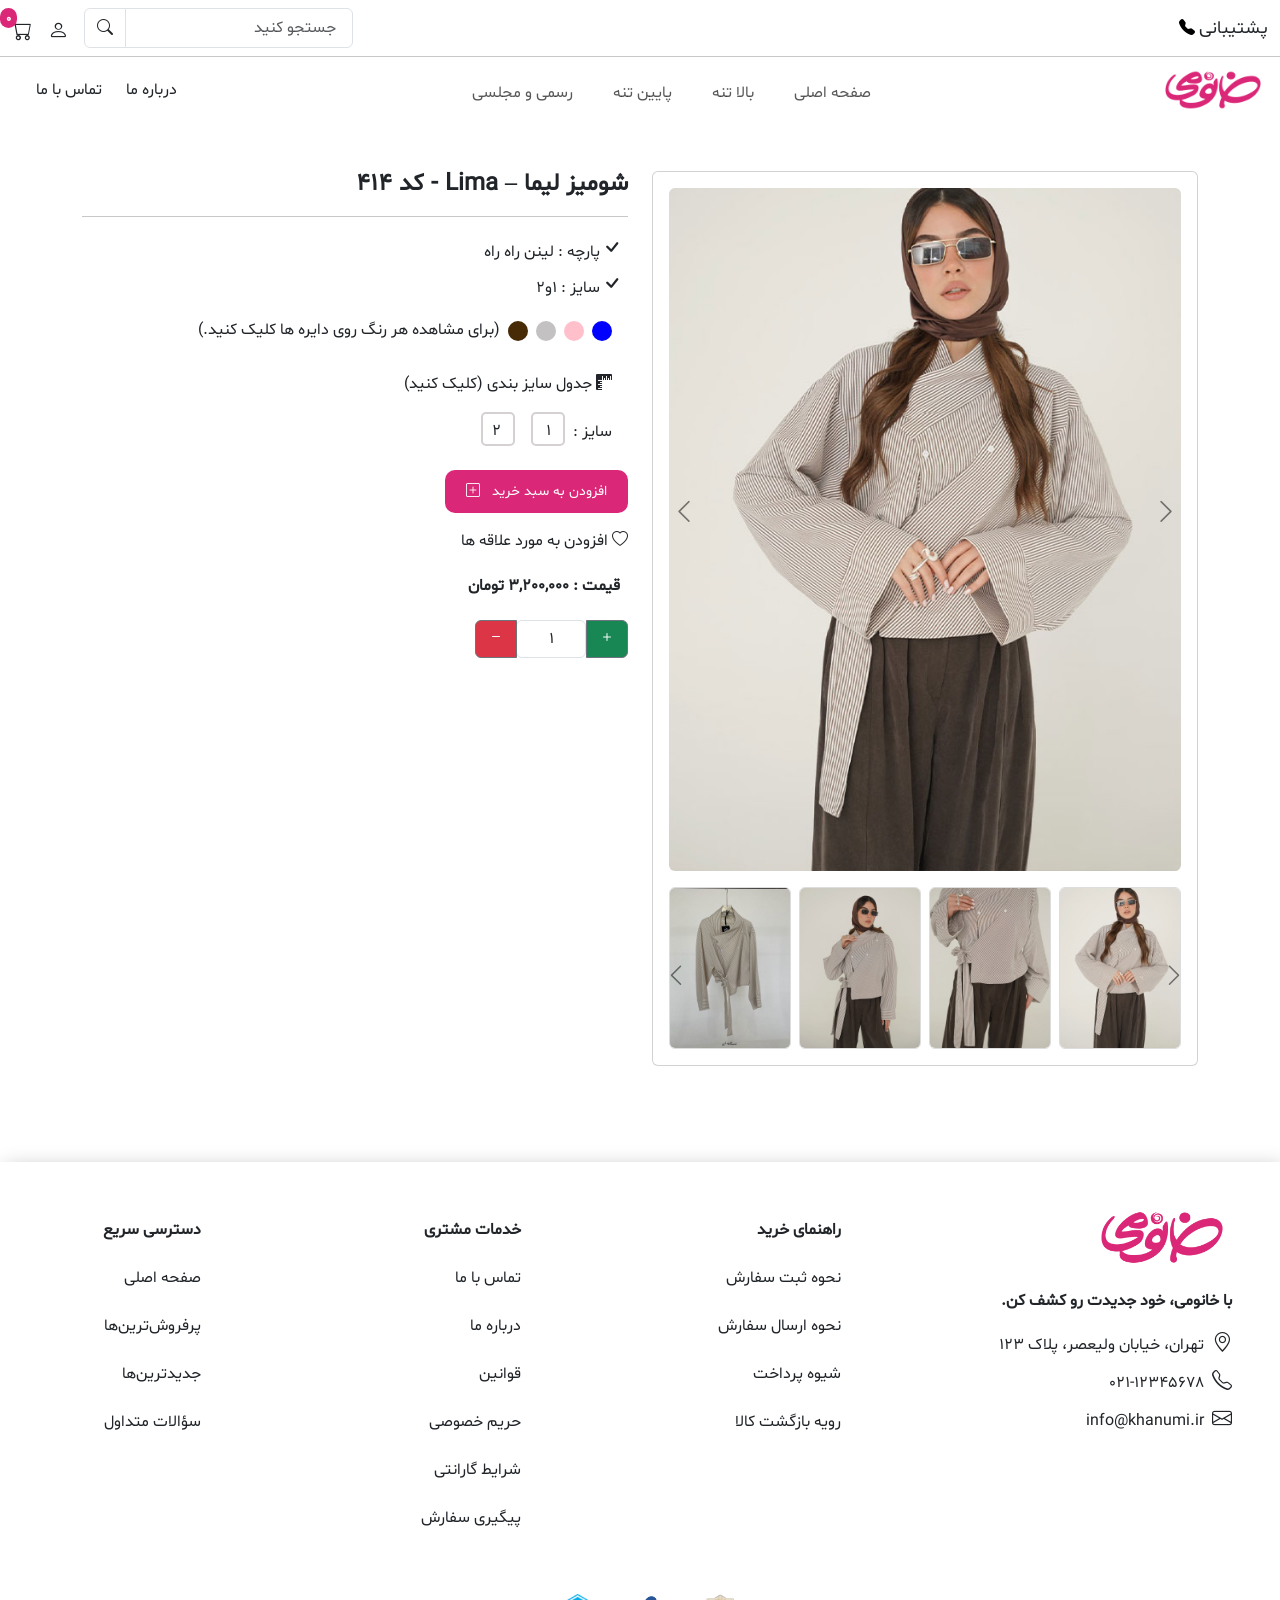
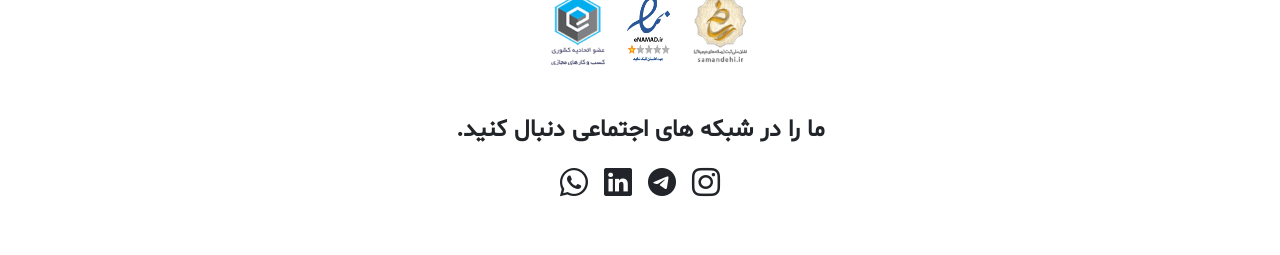
<file: lima_shomiz_details.html>
<!DOCTYPE html>
<html lang="en">

<head>
    <meta charset="UTF-8">
    <meta name="viewport" content="width=device-width, initial-scale=1.0">
    <title>صفحه جزییات شومیز لیما</title>
    <link rel="stylesheet" href="css/bootstrap.rtl.min.css">
    <link rel="stylesheet" href="font_reset_page.css">
    <link rel="stylesheet" href="lima_shomiz_details.css">
    <link rel="stylesheet" href="https://cdnjs.cloudflare.com/ajax/libs/font-awesome/4.7.0/css/font-awesome.css">

   <link rel="stylesheet" href="icons/bootstrap-icons-1.11.3/font/bootstrap-icons.css">
</head>

<body>

    
    <nav class="navbar bg-white sticky-top">

        <!-- ....................نو بالا ...............-->
        <div id="top_nav"
            class=" d-flex justify-content-between align-items-center container-fluid  pb-2 d-none d-lg-flex">
            <div class=" align-items-center gap-2 ">
                <span id="consult">پشتیبانی</span>
                <a href="tel:555-555-5555" id="consult_icon" class="navbar-brand">
                    <i class="bi bi-telephone-fill"></i>
                </a>
            </div>

            <div class="d-flex align-items-center ">

                <div class="input-group me-3">
                    <input type="text" class="form-control" placeholder=" جستجو کنید">
                    <span class="input-group-text bg-white pt-2">
                        <i class="bi bi-search "></i>
                    </span>

                </div>



                <a href="signup_page.html" class="nav-link me-3 mt-2 basket_prof_icon "><i
                        class="bi bi-person fs-5"></i></a>

                <a href="shop_basket_page.html" class="nav-link mt-2 basket_prof_icon"><i
                        class="bi bi-cart fs-5"></i></a>
                <span id="count_delivery" class="badge position-absolute rounded-5 ">0</span>
            </div>
        </div>
        <hr class="w-100 m-0 d-none d-lg-block">

        <!-- ...........نو پایین........... -->
        <div id="bottom_nav" class=" d-flex navbar-expand-lg bg-white position-relative container-fluid pt-2 ">

            <!-- ..........لوگو............. -->
            <a id="logo_box" href="index.html" class="navbar-brand  d-lg-none">
                <img id="logo" src="pics/logo.png" alt="لوگو">
            </a>

            <a id="logo_box_desktop" href="index.html" class="navbar-brand d-none d-lg-flex ">
                <img id="logo" src="pics/logo.png" alt="لوگو">
            </a>


            <i class="bi bi-search fs-3 d-lg-none "></i>

            <!-- ........منوی همبرگری که فقط آف کانواس رو باز میکنه........ -->
            <button class="navbar-toggler position-absolute me-2" data-bs-toggle="offcanvas"
                data-bs-target="#mobile_offcanvas">
                <span class="navbar-toggler-icon"></span>
            </button>

            <!-- ...........منوی دسکتاپ........ -->
            <ul class="d-none d-lg-flex navbar-nav m-auto mt-2">
                <li class="nav-item me-4"><a class="nav-link" href="index.html">صفحه اصلی</a></li>

                <li id="upper_body_list" class="nav-item  me-4 ">
                    <span class="nav-link ">
                        بالا تنه </span>

                    <ul class="list-unstyled" id="upper_body_card">


                        <li class="mt-3"><a class="text-decoration-none text-dark" href="#"><img class="icons me-2"
                                    src="pics/blouse.png" alt="آیکون شومیز">شومیز</a></li>



                        <li class="mt-3"><a class="text-decoration-none text-dark" href="#"><img class="icons me-2"
                                    src="pics/suit-2.png" alt="آیکون کت">کت</a></li>



                        <li class="mt-3"><a class="text-decoration-none text-dark" href="#"><img class="icons me-2"
                                    src="pics/shaket-shirt.png" alt="آیکون شکت">شکت</a></li>


                        <li class="mt-3"><a class="text-decoration-none text-dark" href="#"><img class="icons me-2"
                                    src="pics/sweater-2.png" alt="آیکون پلیور">پلیور</a></li>


                        <li class="mt-3"><a class="text-decoration-none text-dark" href="#"><img class="icons me-2"
                                    src="pics/sweatshirt.png" alt="آیکون دورس">دورس</a></li>


                        <li class="mt-3"><a class="text-decoration-none text-dark" href="#"><img class="icons me-2"
                                    src="pics/classic.png" alt="آیکون ژیله">ژیله</a></li>


                        <li class="mt-3"><a class="text-decoration-none text-dark" href="#"><img class="icons me-2"
                                    src="pics/hoodie.png" alt="آیکون هودی">هودی</a></li>

                    </ul>



                </li>
                <li id="lower_body_list" class="nav-item  me-4 ">
                    <span class="nav-link courses">
                        پایین تنه </span>



                    <ul class="list-unstyled" id="lower_body_card">


                        <li class="mt-3"><a class="text-decoration-none text-dark" href="#"><img class="icons me-2"
                                    src="pics/skirt.png" alt="آیکون دامن">دامن</a></li>



                        <li class="mt-3"><a class="text-decoration-none text-dark" href="#"><img class="icons me-2"
                                    src="pics/woman-pants.png" alt="آیکون شلوار پارچه ای">شلوار پارچه ای</a></li>



                        <li class="mt-3"><a class="text-decoration-none text-dark" href="#"><img class="icons me-2"
                                    src="pics/jeans.png" alt="آیکون شلوار جین ">شلوار جین</a></li>


                    </ul>



                </li>

                <li id="
Official_parliamentary" class="nav-item  me-4 ">
                    <a class="text-decoration-none text-dark" href="#">
                        <span class="nav-link">
                            رسمی و مجلسی </span>
                    </a>

                </li>

            </ul>
            <a href="#" class="nav-item nav-link me-4 d-none d-lg-block">درباره ما</a>
            <a href="#" class="nav-item nav-link me-4 d-none d-lg-block">تماس با ما</a>



        </div>

    </nav>

    <!-- =================  منوی تبلت و موبایل =========-->

    <nav id="tablet_mobile_nav" class="d-lg-none navbar navbar-light   fixed-bottom d-flex justify-content-around ">
        <a class="nav-link text-center" href="index.html">
            <i class="bi bi-house fs-5"></i><br>صفحه اصلی
        </a>
        <a class="nav-link text-center" href="signup_page.html">
            <i class="bi bi-person fs-5"></i><br>پروفایل
        </a>
        <a class="nav-link text-center position-relative" href="shop_basket_page.html">
            <i class="bi bi-cart fs-5 "></i><br>سبد خرید
            <span id="count_delivery2" class="badge position-absolute rounded-5 "> 0</span>
        </a>

        <a class="nav-link text-center" href="tel:555-555-5555">
            <i class="bi bi-telephone-fill fs-5"></i><br>پشتیبانی
        </a>
    </nav>
    <!-- =========آف کانواس موبایل و تبلت=========== -->
    <div class="offcanvas offcanvas-start" id="mobile_offcanvas">
        <div class="offcanvas-header">
            <h5 class="offcanvas-title"><img class="w-25 mt-2 " src="pics/logo.png" alt="لوگوی سایت"></h5>
            <button type="button" class="btn-close" data-bs-dismiss="offcanvas"></button>
        </div>

        <div class="offcanvas-body">
            <div class="input-group  mb-3">
                <input type="text" class="form-control" placeholder=" جستجو کنید">
                <span class="input-group-text bg-white pt-2">
                    <i class="bi bi-search "></i>
                </span>

            </div>
            <!-- آکاردیون -->
            <ul class="navbar-nav accordion" id="mobileAccordion">

                <!--بالا تنه-->
                <li class="nav-item accordion-item border-0 ">
                    <h2 class="accordion-header">
                        <button class="accordion-button collapsed nav-link " type="button" data-bs-toggle="collapse"
                            data-bs-target="#acc_upperbody">
                            بالاتنه
                        </button>
                    </h2>


                    <ul id="acc_upperbody" class="list-unstyled ps-4 accordion-collapse collapse"
                        data-bs-parent="#mobileAccordion">

                        <li class="mt-3"><a class="text-decoration-none text-dark" href="#"><img class="icons me-2"
                                    src="pics/blouse.png" alt="آیکون شومیز">شومیز</a></li>



                        <li class="mt-3"><a class="text-decoration-none text-dark" href="#"><img class="icons me-2"
                                    src="pics/suit-2.png" alt="آیکون کت">کت</a></li>



                        <li class="mt-3"><a class="text-decoration-none text-dark" href="#"><img class="icons me-2"
                                    src="pics/shaket-shirt.png" alt="آیکون شکت">شکت</a></li>


                        <li class="mt-3"><a class="text-decoration-none text-dark" href="#"><img class="icons me-2"
                                    src="pics/sweater-2.png" alt="آیکون پلیور">پلیور</a></li>


                        <li class="mt-3"><a class="text-decoration-none text-dark" href="#"><img class="icons me-2"
                                    src="pics/sweatshirt.png" alt="آیکون دورس">دورس</a></li>


                        <li class="mt-3"><a class="text-decoration-none text-dark" href="#"><img class="icons me-2"
                                    src="pics/classic.png" alt="آیکون ژیله">ژیله</a></li>


                        <li class="mt-3 mb-2"><a class="text-decoration-none text-dark" href="#"><img class="icons me-2"
                                    src="pics/hoodie.png" alt="آیکون هودی">هودی</a></li>


                    </ul>

                </li>

                <!-- پایین تنه -->
                <li class="nav-item accordion-item border-0">
                    <h2 class="accordion-header">
                        <button class="accordion-button collapsed nav-link " type="button" data-bs-toggle="collapse"
                            data-bs-target="#acc_lowerbody">

                            پایین تنه
                        </button>
                    </h2>


                    <ul id="acc_lowerbody" class="list-unstyled ps-4 accordion-collapse collapse"
                        data-bs-parent="#mobileAccordion">

                        <li class="mt-3"><a class="text-decoration-none text-dark" href="#"><img class="icons me-2"
                                    src="pics/skirt.png" alt="آیکون دامن">دامن</a></li>



                        <li class="mt-3"><a class="text-decoration-none text-dark" href="#"><img class="icons me-2"
                                    src="pics/woman-pants.png" alt="آیکون شلوار پارچه ای">شلوار پارچه ای</a></li>



                        <li class="mt-3"><a class="text-decoration-none text-dark" href="#"><img class="icons me-2"
                                    src="pics/jeans.png" alt="آیکون شلوار جین ">شلوار جین</a></li>
                    </ul>

                </li>

                <!-- رسمی و مجلسی -->
                <li id="
Official_parliamentary" class="nav-item  me-4  ms-3 mt-3">
                    <a class="text-decoration-none text-dark" href="#">
                        <span class="nav-link">
                            رسمی و مجلسی </span>
                    </a>

                </li>
                <li class="nav-item  ms-3 mt-3"><a class="nav-link" href="#">درباره ما</a></li>
                <li class="nav-item mt-3 ms-3"><a class="nav-link" href="#">تماس با ما</a></li>


            </ul>


        </div>
    </div>
    <!-- =============عکس های محصول========-->

    <main>

        <div id="demo"></div>
        <!-- سکشن محصول -->
        <section class="container productCard py-5">
            <div class="row g-4 ">

                <!-- تصاویر -->
                <div class="col-12 col-lg-6">

                    <div class="card p-3 product_pics_card ">

                        <!-- ===== اسلایدر عکس بزرگ ===== -->
                        <div id="mainCarousel" class="carousel slide mb-3 position-relative">

                            <div class="carousel-inner">
                                <div class="carousel-item active">
                                    <img src="pics/lima1.png" alt="عکس اول شومیز لیما"
                                        class="d-block w-100 rounded product_pic">
                                </div>
                                <div class="carousel-item">
                                    <img src="pics/lima2.png" alt="عکس دوم شومیز لیما" class="d-block w-100 rounded">
                                </div>
                                <div class="carousel-item">
                                    <img src="pics/lima3.png" alt="عکس سوم شومیز لیما" class="d-block w-100 rounded">
                                </div>
                                <div class="carousel-item">
                                    <img src="pics/lima-nescoffe.png" alt="عکس شومیز نسکافه ای لیما"
                                        class="d-block w-100 rounded">
                                </div>
                                <div class="carousel-item">
                                    <img src="pics/lima-sorati.png" alt="عکس شومیز صورتی  لیما"
                                        class="d-block w-100 rounded">
                                </div>
                                <div class="carousel-item">
                                    <img src="pics/lima-sormei.png" alt="عکس شومیز سورمه ای لیما"
                                        class="d-block w-100 rounded">
                                </div>
                                <div class="carousel-item">
                                    <img src="pics/lima-tusi.png" alt="عکس شومیز طوسی لیما"
                                        class="d-block w-100 rounded">
                                </div>

                            </div>

                            <!-- دکمه‌ها -->
                            <button class="product_pic_show_prev carousel-control-prev product_pic_show_btn"
                                type="button" data-bs-target="#mainCarousel" data-bs-slide="prev">
                                <i class="bi bi-chevron-right"></i>
                            </button>

                            <button class="product_pic_show_next carousel-control-next product_pic_show_btn"
                                type="button" data-bs-target="#mainCarousel" data-bs-slide="next">
                                <i class="bi bi-chevron-left"></i>
                            </button>
                        </div>

                        <!-- ===== اسلایدر thumbnail ===== -->
                        <div id="thumbCarousel" class="carousel slide position-relative">
                            <div class="carousel-inner">

                                <!-- اسلاید اول (عکس 1 تا 4) -->
                                <div class="carousel-item active">
                                    <div class="row g-2">
                                        <div class="col-3 product_little_photos">
                                            <img src="pics/lima1.png" alt="عکس اول شومیز لیما" class="w-100  thumb"
                                                data-bs-target="#mainCarousel" data-bs-slide-to="0">
                                        </div>
                                        <div class="col-3">
                                            <img src="pics/lima2.png" alt="عکس دوم شومیز لیما" class="w-100 thumb"
                                                data-bs-target="#mainCarousel" data-bs-slide-to="1">
                                        </div>
                                        <div class="col-3">
                                            <img src="pics/lima3.png" alt="عکس سوم شومیز لیما" class="w-100 thumb"
                                                data-bs-target="#mainCarousel" data-bs-slide-to="2">
                                        </div>
                                        <div class="col-3">
                                            <img src="pics/lima-nescoffe.png" alt="عکس شومیز نسکافه ای لیما"
                                                class="w-100 thumb" data-bs-target="#mainCarousel" data-bs-slide-to="3">
                                        </div>
                                    </div>
                                </div>

                                <!-- اسلاید دوم (عکس 5 تا 8) -->
                                <div class="carousel-item">
                                    <div class="row g-2 justify-content-between">
                                        <div class="col-3">
                                            <img src="pics/lima-sorati.png" alt="عکس شومیز صورتی  لیما"
                                                class="w-100 thumb" data-bs-target="#mainCarousel" data-bs-slide-to="4">
                                        </div>
                                        <div class="col-3">
                                            <img src="pics/lima-sormei.png" alt="عکس شومیز سورمه ای لیما"
                                                class="w-100 thumb" data-bs-target="#mainCarousel" data-bs-slide-to="5">
                                        </div>
                                        <div class="col-3">
                                            <img src="pics/lima-tusi.png" alt="عکس شومیز طوسی لیما" class="w-100 thumb"
                                                data-bs-target="#mainCarousel" data-bs-slide-to="6">
                                        </div>

                                    </div>
                                </div>

                            </div>

                            <!-- دکمه جابه‌جایی thumbnail -->
                            <button class="little_product_pic_show_prev carousel-control-prev small-btn 
                        little_product_pic_show_btn" data-bs-target="#thumbCarousel" data-bs-slide="prev">
                                <i class="bi bi-chevron-right"></i>
                            </button>

                            <button
                                class="little_product_pic_show_next carousel-control-next small-btn little_product_pic_show_btn"
                                data-bs-target="#thumbCarousel" data-bs-slide="next">
                                <i class="bi bi-chevron-left"></i>
                            </button>
                        </div>

                    </div>
                </div>



                <!-- مشخصات خلاصه -->
                <div class="col-12 col-lg-6 pb-5">

                    <h4 class="fw-bold mb-2 product_name">
                        شومیز لیما – Lima - کد 414
                    </h4>

                    <hr>
                    <!-- لیست مشخصات -->
                    <ul class="features_list list-unstyled">
                        <li>
                            <i class="bi bi-check fs-4 ms-1"></i>پارچه : لینن راه راه
                        <li><i class="bi bi-check fs-4 ms-1"></i>سایز : 1و2</li>

                    </ul>
                    

                    <div class="product_colors_box d-flex  ms-3 mt-2 position-relative">

                        <div class="product_colors color_blue rounded-5 me-2 " data-bs-slide-to="5"
                            data-bs-target="#mainCarousel" data-color="سورمه ای"></div>
                        <!-- توی اچ تی ام ال ویژگی‌هایی که با دیتا شروع میشن، به عنوان دیتا اتریبیوت  شناخته میشن. برای این هستن که ما بتونیم اطلاعات سفارشی و دلخواه خودتون رو مستقیماً به عناصر اچ تی ام ال وصل کنید. -->

                        <!-- وقتی در جاوااسکریپت به المنت.دیتا ست دسترسی پیدا می‌کنیم، می‌تونید به این  دیتا اتریبیوت دسترسی داشته باشیم. مثلاً دیتا کالر رو میتونیم با دیتا ست.کالر بخونیم  -->

                        <div class="product_colors color_pink rounded-5 me-2 " data-bs-slide-to="4"
                            data-bs-target="#mainCarousel" data-color="صورتی"></div>
                        <div class="product_colors color_gray rounded-5 me-2 " data-bs-slide-to="6"
                            data-bs-target="#mainCarousel" data-color="طوسی"></div>
                        <div class="product_colors color_brown rounded-5 me-2 " data-bs-slide-to="3"
                            data-bs-target="#mainCarousel" data-color="نسکافه ای"></div>
                        <h6 class="me-2">(برای مشاهده هر رنگ روی دایره ها کلیک کنید.)</h6>
                    </div>

                    <div class="d-block mt-4 ms-3 text-decoration-none text-dark size_table" data-bs-toggle="modal" data-bs-target="#sizeGuideModal">
                        <i class="bi-rulers"></i>
                        جدول سایز بندی (کلیک کنید)
                    </div>


                    <div class="modal fade" id="sizeGuideModal" >
  <div class="modal-dialog modal-dialog-centered modal-lg">
    <div class="modal-content">

      <div class="modal-header">
        <h5 class="modal-title " id="sizeGuideModalLabel">راهنمای انتخاب سایز</h5>
        <button type="button" class="btn-close " data-bs-dismiss="modal" ></button>
      </div>

      <div class="modal-body">
        <div class="table-responsive">
          <table class="table  text-center ">
            <thead class="table-light">
              <tr>
                <th>سایز</th>
                <th>دور سینه</th>
                <th>دور کمر</th>
                <th>قد لباس</th>
              </tr>
            </thead>
            <tbody>
              <tr>
                <td>1</td>
                <td>90-94</td>
                <td>70-74</td>
                <td>60</td>
              </tr>
              <tr>
                <td>2</td>
                <td>96-100</td>
                <td>76-80</td>
                <td>62</td>
              </tr>
              <tr>
               
                
            
             
              </tr>
            </tbody>
          </table>
        </div>

        <span class="mt-3 small text-muted">
          لطفاً برای انتخاب دقیق‌ تر، اندازه‌های خود را با جدول بالا مقایسه کنید.
        </span>
      </div>

      <div class="modal-footer">
        <button type="button" class="btn btn-secondary" data-bs-dismiss="modal">بستن</button>
      </div>

    </div>
  </div>
</div>


                    <div class="d-flex mt-3 ms-3 size_box_main">
                        <span class="me-2 mt-2 ">سایز :</span>
                        <div class="size_box me-3 " data-size="1">1</div>
                        <div class="size_box " data-size="2">2</div>
                    </div>


                    <button class="btn custom_btn mt-4 " onclick="add_to_basket(this)">
                        افزودن به سبد خرید
                        <i class="bi-plus-square ms-2"></i>

                    </button>

                    <div class="mt-3"><i class="bi bi-heart heart_icnon"></i>
                        <span>افزودن به مورد علاقه ها</span>
                    </div>

                    <h6 class=" mt-4 ms-2 fw-bold ">قیمت : <span class="product_price"> 
3,200,000 تومان                    </span> </h6>



                    <div class="btn-group add_box mt-3 w-25">
                        <button class="btn btn-outline-secondary bg-success text-white" onclick="plus(this)"><i
                                class="bi-plus"></i></button>

                        <input type="text" class="form-control add_input text-center" value="1">
                        <button class="btn btn-outline-secondary bg-danger text-white " onclick="mines(this)"><i
                                class="bi bi-dash"></i></button>

                    </div>


                </div>
            </div>
        </section>

     

    </main>
 <!-- =============فوتر========== -->
    <footer class="container-fluid text-dark py-5 mt-5">
        <div class="row g-4">
            <div id="logo_info_side" class="col-lg-4 col-12 ps-lg-5">
                <img id="footer_logo" class="mb-3" src="pics/logo.png" alt="لوگو">
                <p id="slogan_text" class="fw-bold mt-2">
                    با خانومی، خود جدیدت رو کشف کن.
                </p>

                <p class="mb-2 d-flex align-items-center gap-2">
                    <a class="text-decoration-none text-dark" href="#">
                        <i class="bi bi-geo-alt fs-5 me-1"></i>
                        تهران، خیابان ولیعصر، پلاک ۱۲۳
                    </a>
                </p>

                <p class="mb-2 d-flex align-items-center gap-2">
                    <a class="text-decoration-none text-dark" href="#">
                        <i class="bi bi-telephone fs-5 me-1"></i>
                        021-12345678
                    </a>
                </p>

                <p class=" align-items-center gap-2">
                    <a class="text-decoration-none text-dark" href="#">
                        <i class="bi bi-envelope fs-5 me-1"></i>
                        info@khanumi.ir
                    </a>
                </p>
            </div>

            <hr class="border-dark d-lg-none">
            <!-- ستون راهنمای خرید -->

            <ul id="buy_guide_column" class="col-4 col-lg-3  list-unstyled footer_ul">
                <li class="fw-bold mt-2">راهنمای خرید</li>
                <li class="mt-4"><a href="#" class="text-dark text-decoration-none">نحوه ثبت سفارش</a></li>
                <li class="mt-4"><a href="#" class="text-dark  text-decoration-none">نحوه ارسال سفارش</a></li>
                <li class="mt-4"><a href="#" class="text-dark text-decoration-none">شیوه پرداخت</a></li>
                <li class="mt-4"><a href="#" class="text-dark text-decoration-none">رویه بازگشت کالا</a></li>
            </ul>

            <!-- .........ستون خدمات مشتری..... -->


            <ul class="col-4 col-lg-3 list-unstyled footer_ul">
                <li class="fw-bold mt-2">خدمات مشتری</li>
                <li class="mt-4"><a href="#" class="text-dark text-decoration-none">تماس با ما</a></li>
                <li class="mt-4"><a href="#" class="text-dark text-decoration-none">درباره ما</a></li>
                <li class="mt-4"><a href="#" class="text-dark text-decoration-none"> قوانین</a></li>
                <li class="mt-4"><a href="#" class="text-dark text-decoration-none">حریم خصوصی</a></li>
                <li class="mt-4"><a href="#" class="text-dark text-decoration-none"> شرایط گارانتی</a></li>
                <li class="mt-4"><a href="#" class="text-dark text-decoration-none"> پیگیری سفارش</a></li>
            </ul>
            <ul class="col-4 col-lg-2 list-unstyled footer_ul ">
                <li class="fw-bold mt-2">دسترسی سریع</li>
                <li class="mt-4"><a href="#" class="text-decoration-none text-dark">صفحه اصلی</a></li>
                <li class="mt-4"><a href="#" class="text-decoration-none text-dark">پرفروش‌ترین‌ها</a></li>
                <li class="mt-4"><a href="#" class="text-decoration-none text-dark">جدیدترین‌ها</a></li>
                <li class="mt-4"><a href="#" class="text-decoration-none text-dark">سؤالات متداول</a></li>
            </ul>
        </div>
        <div class="d-flex justify-content-center mt-5">
            <img class="trust_logo me-3" src="pics/samandehi-logo.png" alt="لوگو ساماندهی">
            <img class="trust_logo me-3" src="pics/enamad.png" alt="لوگو اینماد">
            <img class="trust_logo me-3" src="pics/credit-union.png" alt="لوگو اتحادیه کشوری">
        </div>

        <p class="mt-5 text-center fw-bold fs-4">ما را در شبکه های اجتماعی دنبال کنید.</p>
        <div id="social_box" class="d-flex justify-content-center gap-3">
            <a class="text-decoration-none text-dark fs-3" href="http://instagram.com/p/
"><i class="bi bi-instagram"></i></a>
            <a class="text-decoration-none text-dark fs-3" href="https://t.me/+41794997040
"><i class="bi bi-telegram "></i></a>
            <a class="text-decoration-none text-dark fs-3" href="https://www.linkedin.com"><i
                    class="bi bi-linkedin "></i></a>
            <a class="text-decoration-none text-dark fs-3" href="https://wa.me/+41794997040
"><i class="bi bi-whatsapp "></i></a>
        </div>
    </footer>
   

    <script src="index.js"></script>



    <script src="js/bootstrap.bundle.min.js"></script>
</body>

</html>
</file>
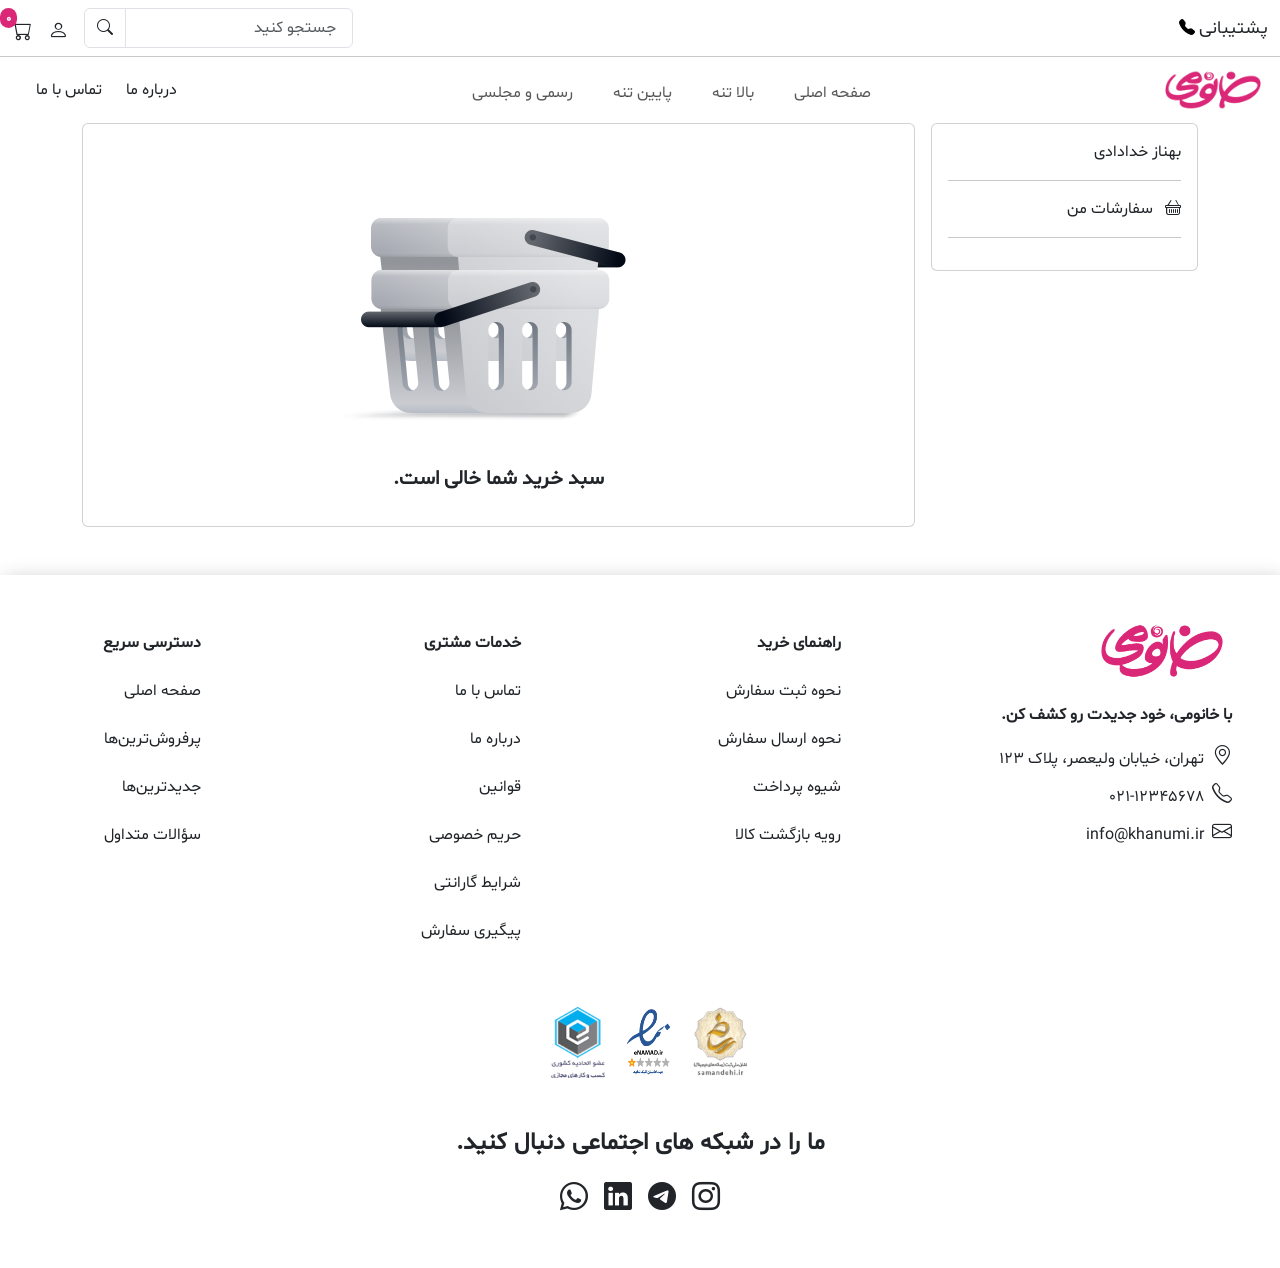
<file: shop_basket_page.html>
<!DOCTYPE html>
<html lang="en">

<head>
    <meta charset="UTF-8">
    <meta name="viewport" content="width=device-width, initial-scale=1.0">
    <title>صفحه ی سبد خرید</title>
    <link rel="stylesheet" href="css/bootstrap.rtl.min.css">
    <link rel="stylesheet" href="font_reset_page.css">
    <link rel="stylesheet" href="shop_basket_page.css">

    <!-- <link rel="stylesheet" href="https://cdn.jsdelivr.net/npm/bootstrap-icons@1.11.3/font/bootstrap-icons.css"
        integrity="sha384-tViUnnbYAV00FLIhhi3v/dWt3Jxw4gZQcNoSCxCIFNJVCx7/D55/wXsrNIRANwdD" crossorigin="anonymous"> -->
   <link rel="stylesheet" href="icons/bootstrap-icons-1.11.3/font/bootstrap-icons.css">
</head>


<body>



    <nav class="navbar bg-white sticky-top">

        <!-- ....................نو بالا ...............-->
        <div id="top_nav"
            class=" d-flex justify-content-between align-items-center container-fluid  pb-2 d-none d-lg-flex">
            <div class=" align-items-center gap-2 ">
                <span id="consult">پشتیبانی</span>
                <a href="tel:555-555-5555" id="consult_icon" class="navbar-brand">
                    <i class="bi bi-telephone-fill"></i>
                </a>
            </div>

            <div class="d-flex align-items-center ">

                <div class="input-group me-3">
                    <input type="text" class="form-control" placeholder=" جستجو کنید">
                    <span class="input-group-text bg-white pt-2">
                        <i class="bi bi-search "></i>
                    </span>

                </div>



                <a href="signup_page.html" class="nav-link me-3 mt-2 basket_prof_icon "><i
                        class="bi bi-person fs-5"></i></a>

                <a href="shop_basket_page.html" class="nav-link mt-2 basket_prof_icon"><i
                        class="bi bi-cart fs-5"></i></a>
                <span id="count_delivery" class="badge position-absolute rounded-5 ">0</span>
            </div>
        </div>
        <hr class="w-100 m-0 d-none d-lg-block">

        <!-- ...........نو پایین........... -->
        <div id="bottom_nav" class=" d-flex navbar-expand-lg bg-white position-relative container-fluid pt-2 ">

            <!-- ..........لوگو............. -->
            <a id="logo_box" href="index.html" class="navbar-brand  d-lg-none">
                <img id="logo" src="pics/logo.png" alt="لوگو">
            </a>

            <a id="logo_box_desktop" href="index.html" class="navbar-brand d-none d-lg-flex ">
                <img id="logo" src="pics/logo.png" alt="لوگو">
            </a>


            <i class="bi bi-search fs-3 d-lg-none "></i>

            <!-- ........منوی همبرگری که فقط آف کانواس رو باز میکنه........ -->
            <button class="navbar-toggler position-absolute me-2" data-bs-toggle="offcanvas"
                data-bs-target="#mobile_offcanvas">
                <span class="navbar-toggler-icon"></span>
            </button>

            <!-- ...........منوی دسکتاپ........ -->
            <ul class="d-none d-lg-flex navbar-nav m-auto mt-2">
                <li class="nav-item me-4"><a class="nav-link" href="index.html">صفحه اصلی</a></li>

                <li id="upper_body_list" class="nav-item  me-4 ">
                    <span class="nav-link ">
                        بالا تنه </span>

                    <ul class="list-unstyled" id="upper_body_card">


                        <li class="mt-3"><a class="text-decoration-none text-dark" href="#"><img class="icons me-2"
                                    src="pics/blouse.png" alt="آیکون شومیز">شومیز</a></li>



                        <li class="mt-3"><a class="text-decoration-none text-dark" href="#"><img class="icons me-2"
                                    src="pics/suit-2.png" alt="آیکون کت">کت</a></li>



                        <li class="mt-3"><a class="text-decoration-none text-dark" href="#"><img class="icons me-2"
                                    src="pics/shaket-shirt.png" alt="آیکون شکت">شکت</a></li>


                        <li class="mt-3"><a class="text-decoration-none text-dark" href="#"><img class="icons me-2"
                                    src="pics/sweater-2.png" alt="آیکون پلیور">پلیور</a></li>


                        <li class="mt-3"><a class="text-decoration-none text-dark" href="#"><img class="icons me-2"
                                    src="pics/sweatshirt.png" alt="آیکون دورس">دورس</a></li>


                        <li class="mt-3"><a class="text-decoration-none text-dark" href="#"><img class="icons me-2"
                                    src="pics/classic.png" alt="آیکون ژیله">ژیله</a></li>


                        <li class="mt-3"><a class="text-decoration-none text-dark" href="#"><img class="icons me-2"
                                    src="pics/hoodie.png" alt="آیکون هودی">هودی</a></li>

                    </ul>



                </li>
                <li id="lower_body_list" class="nav-item  me-4 ">
                    <span class="nav-link courses">
                        پایین تنه </span>



                    <ul class="list-unstyled" id="lower_body_card">


                        <li class="mt-3"><a class="text-decoration-none text-dark" href="#"><img class="icons me-2"
                                    src="pics/skirt.png" alt="آیکون دامن">دامن</a></li>



                        <li class="mt-3"><a class="text-decoration-none text-dark" href="#"><img class="icons me-2"
                                    src="pics/woman-pants.png" alt="آیکون شلوار پارچه ای">شلوار پارچه ای</a></li>



                        <li class="mt-3"><a class="text-decoration-none text-dark" href="#"><img class="icons me-2"
                                    src="pics/jeans.png" alt="آیکون شلوار جین ">شلوار جین</a></li>


                    </ul>



                </li>

                <li id="
Official_parliamentary" class="nav-item  me-4 ">
                    <a class="text-decoration-none text-dark" href="#">
                        <span class="nav-link">
                            رسمی و مجلسی </span>
                    </a>

                </li>

            </ul>
            <a href="#" class="nav-item nav-link me-4 d-none d-lg-block">درباره ما</a>
            <a href="#" class="nav-item nav-link me-4 d-none d-lg-block">تماس با ما</a>



        </div>

    </nav>

    <!-- =================  منوی تبلت و موبایل =========-->

    <nav id="tablet_mobile_nav" class="d-lg-none navbar navbar-light   fixed-bottom d-flex justify-content-around ">
        <a class="nav-link text-center" href="index.html">
            <i class="bi bi-house fs-5"></i><br>صفحه اصلی
        </a>
        <a class="nav-link text-center" href="signup_page.html">
            <i class="bi bi-person fs-5"></i><br>پروفایل
        </a>
        <a class="nav-link text-center position-relative" href="shop_basket_page.html">
            <i class="bi bi-cart fs-5 "></i><br>سبد خرید
            <span id="count_delivery2" class="badge position-absolute rounded-5 "> 0</span>
        </a>

        <a class="nav-link text-center" href="tel:555-555-5555">
            <i class="bi bi-telephone-fill fs-5"></i><br>پشتیبانی
        </a>
    </nav>
    <!-- =========آف کانواس موبایل و تبلت=========== -->
    <div class="offcanvas offcanvas-start" id="mobile_offcanvas">
        <div class="offcanvas-header">
            <h5 class="offcanvas-title"><img class="w-25 mt-2 " src="pics/logo.png" alt="لوگوی سایت"></h5>
            <button type="button" class="btn-close" data-bs-dismiss="offcanvas"></button>
        </div>

        <div class="offcanvas-body">
            <div class="input-group  mb-3">
                <input type="text" class="form-control" placeholder=" جستجو کنید">
                <span class="input-group-text bg-white pt-2">
                    <i class="bi bi-search "></i>
                </span>

            </div>
            <!-- آکاردیون -->
            <ul class="navbar-nav accordion" id="mobileAccordion">

                <!--بالا تنه-->
                <li class="nav-item accordion-item border-0 ">
                    <h2 class="accordion-header">
                        <button class="accordion-button collapsed nav-link " type="button" data-bs-toggle="collapse"
                            data-bs-target="#acc_upperbody">
                            بالاتنه
                        </button>
                    </h2>


                    <ul id="acc_upperbody" class="list-unstyled ps-4 accordion-collapse collapse"
                        data-bs-parent="#mobileAccordion">

                        <li class="mt-3"><a class="text-decoration-none text-dark" href="#"><img class="icons me-2"
                                    src="pics/blouse.png" alt="آیکون شومیز">شومیز</a></li>



                        <li class="mt-3"><a class="text-decoration-none text-dark" href="#"><img class="icons me-2"
                                    src="pics/suit-2.png" alt="آیکون کت">کت</a></li>



                        <li class="mt-3"><a class="text-decoration-none text-dark" href="#"><img class="icons me-2"
                                    src="pics/shaket-shirt.png" alt="آیکون شکت">شکت</a></li>


                        <li class="mt-3"><a class="text-decoration-none text-dark" href="#"><img class="icons me-2"
                                    src="pics/sweater-2.png" alt="آیکون پلیور">پلیور</a></li>


                        <li class="mt-3"><a class="text-decoration-none text-dark" href="#"><img class="icons me-2"
                                    src="pics/sweatshirt.png" alt="آیکون دورس">دورس</a></li>


                        <li class="mt-3"><a class="text-decoration-none text-dark" href="#"><img class="icons me-2"
                                    src="pics/classic.png" alt="آیکون ژیله">ژیله</a></li>


                        <li class="mt-3 mb-2"><a class="text-decoration-none text-dark" href="#"><img class="icons me-2"
                                    src="pics/hoodie.png" alt="آیکون هودی">هودی</a></li>


                    </ul>

                </li>

                <!-- پایین تنه -->
                <li class="nav-item accordion-item border-0">
                    <h2 class="accordion-header">
                        <button class="accordion-button collapsed nav-link " type="button" data-bs-toggle="collapse"
                            data-bs-target="#acc_lowerbody">

                            پایین تنه
                        </button>
                    </h2>


                    <ul id="acc_lowerbody" class="list-unstyled ps-4 accordion-collapse collapse"
                        data-bs-parent="#mobileAccordion">

                        <li class="mt-3"><a class="text-decoration-none text-dark" href="#"><img class="icons me-2"
                                    src="pics/skirt.png" alt="آیکون دامن">دامن</a></li>



                        <li class="mt-3"><a class="text-decoration-none text-dark" href="#"><img class="icons me-2"
                                    src="pics/woman-pants.png" alt="آیکون شلوار پارچه ای">شلوار پارچه ای</a></li>



                        <li class="mt-3"><a class="text-decoration-none text-dark" href="#"><img class="icons me-2"
                                    src="pics/jeans.png" alt="آیکون شلوار جین ">شلوار جین</a></li>
                    </ul>

                </li>

                <!-- رسمی و مجلسی -->
                <li id="
Official_parliamentary" class="nav-item  me-4  ms-3 mt-3">
                    <a class="text-decoration-none text-dark" href="#">
                        <span class="nav-link">
                            رسمی و مجلسی </span>
                    </a>

                </li>
                <li class="nav-item  ms-3 mt-3"><a class="nav-link" href="#">درباره ما</a></li>
                <li class="nav-item mt-3 ms-3"><a class="nav-link" href="#">تماس با ما</a></li>


            </ul>


        </div>
    </div>
    <!-- ==================================== -->
     <main>
    <section class="container">

        <div class="row g-3">

            <div class="col-12  col-lg-3">

                <div class="card">

                    <div class="card-body">

                        <span class="d-block">بهناز خدادادی</span>
                        <hr>
                        <span class="d-block">
                            <i class="bi-basket me-2"></i>
                            سفارشات من
                        </span>
                        <hr>
                    </div>


                </div>


            </div>
            

            <div class="col-12  col-lg-9">

                <div id="products_list_items_card" class="card ">

                    <div  class="card-body">

                        <!-- این دو تا برای حالت خالی هستن -->
                        <div id="empty_shop_basket_pic_box" class="text-center"></div>
                        <p id="empty_shop_basket_text" class="text-center mt-4 fw-bold fs-5"></p>

                        <!-- این div خالیه و محصولات فقط اینجا ریخته میشن -->
                        <div id="products_list_items">

                         
                        </div>

                    </div>

                </div>
            </div>
        </div>
    </section>

</main>

 <!-- =============فوتر========== -->
    <footer class="container-fluid text-dark py-5 mt-5">
        <div class="row g-4">
            <div id="logo_info_side" class="col-lg-4 col-12 ps-lg-5">
                <img id="footer_logo" class="mb-3" src="pics/logo.png" alt="لوگو">
                <p id="slogan_text" class="fw-bold mt-2">
                    با خانومی، خود جدیدت رو کشف کن.
                </p>

                <p class="mb-2 d-flex align-items-center gap-2">
                    <a class="text-decoration-none text-dark" href="#">
                        <i class="bi bi-geo-alt fs-5 me-1"></i>
                        تهران، خیابان ولیعصر، پلاک ۱۲۳
                    </a>
                </p>

                <p class="mb-2 d-flex align-items-center gap-2">
                    <a class="text-decoration-none text-dark" href="#">
                        <i class="bi bi-telephone fs-5 me-1"></i>
                        021-12345678
                    </a>
                </p>

                <p class=" align-items-center gap-2">
                    <a class="text-decoration-none text-dark" href="#">
                        <i class="bi bi-envelope fs-5 me-1"></i>
                        info@khanumi.ir
                    </a>
                </p>
            </div>

            <hr class="border-dark d-lg-none">
            <!-- ستون راهنمای خرید -->

            <ul id="buy_guide_column" class="col-4 col-lg-3  list-unstyled footer_ul">
                <li class="fw-bold mt-2">راهنمای خرید</li>
                <li class="mt-4"><a href="#" class="text-dark text-decoration-none">نحوه ثبت سفارش</a></li>
                <li class="mt-4"><a href="#" class="text-dark  text-decoration-none">نحوه ارسال سفارش</a></li>
                <li class="mt-4"><a href="#" class="text-dark text-decoration-none">شیوه پرداخت</a></li>
                <li class="mt-4"><a href="#" class="text-dark text-decoration-none">رویه بازگشت کالا</a></li>
            </ul>

            <!-- .........ستون خدمات مشتری..... -->


            <ul class="col-4 col-lg-3 list-unstyled footer_ul">
                <li class="fw-bold mt-2">خدمات مشتری</li>
                <li class="mt-4"><a href="#" class="text-dark text-decoration-none">تماس با ما</a></li>
                <li class="mt-4"><a href="#" class="text-dark text-decoration-none">درباره ما</a></li>
                <li class="mt-4"><a href="#" class="text-dark text-decoration-none"> قوانین</a></li>
                <li class="mt-4"><a href="#" class="text-dark text-decoration-none">حریم خصوصی</a></li>
                <li class="mt-4"><a href="#" class="text-dark text-decoration-none"> شرایط گارانتی</a></li>
                <li class="mt-4"><a href="#" class="text-dark text-decoration-none"> پیگیری سفارش</a></li>
            </ul>
            <ul class="col-4 col-lg-2 list-unstyled footer_ul ">
                <li class="fw-bold mt-2">دسترسی سریع</li>
                <li class="mt-4"><a href="#" class="text-decoration-none text-dark">صفحه اصلی</a></li>
                <li class="mt-4"><a href="#" class="text-decoration-none text-dark">پرفروش‌ترین‌ها</a></li>
                <li class="mt-4"><a href="#" class="text-decoration-none text-dark">جدیدترین‌ها</a></li>
                <li class="mt-4"><a href="#" class="text-decoration-none text-dark">سؤالات متداول</a></li>
            </ul>
        </div>
        <div class="d-flex justify-content-center mt-5">
            <img class="trust_logo me-3" src="pics/samandehi-logo.png" alt="لوگو ساماندهی">
            <img class="trust_logo me-3" src="pics/enamad.png" alt="لوگو اینماد">
            <img class="trust_logo me-3" src="pics/credit-union.png" alt="لوگو اتحادیه کشوری">
        </div>

        <p class="mt-5 text-center fw-bold fs-4">ما را در شبکه های اجتماعی دنبال کنید.</p>
        <div id="social_box" class="d-flex justify-content-center gap-3">
            <a class="text-decoration-none text-dark fs-3" href="http://instagram.com/p/
"><i class="bi bi-instagram"></i></a>
            <a class="text-decoration-none text-dark fs-3" href="https://t.me/+41794997040
"><i class="bi bi-telegram "></i></a>
            <a class="text-decoration-none text-dark fs-3" href="https://www.linkedin.com"><i
                    class="bi bi-linkedin "></i></a>
            <a class="text-decoration-none text-dark fs-3" href="https://wa.me/+41794997040
"><i class="bi bi-whatsapp "></i></a>
        </div>
    </footer>
<script src="index.js"></script>
   
    
    <script src="js/bootstrap.bundle.min.js"></script>
</body>

</html>
</file>
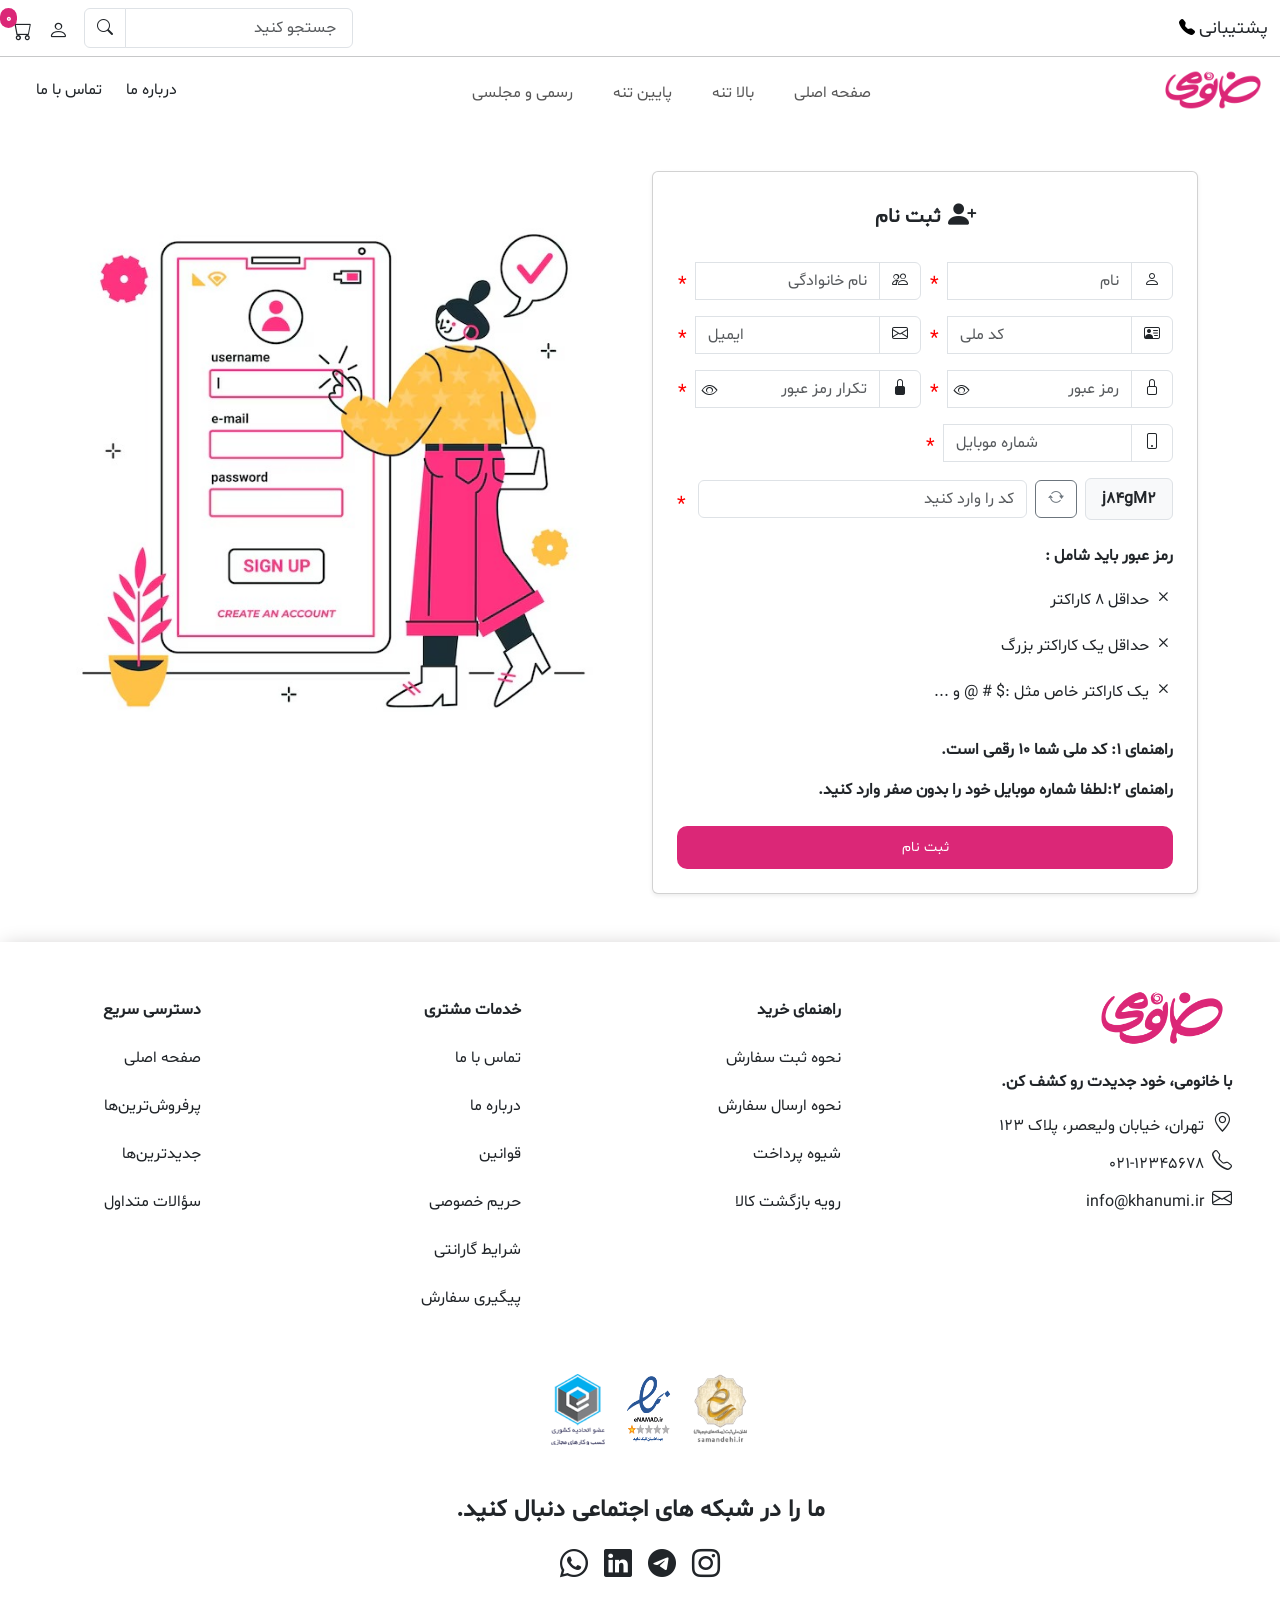
<file: signup_page.html>
<!DOCTYPE html>
<html lang="en">

<head>
    <meta charset="UTF-8">
    <meta name="viewport" content="width=device-width, initial-scale=1.0">
    <title>صفحه ثبت نام</title>
    <link rel="stylesheet" href="css/bootstrap.rtl.min.css">
    <link rel="stylesheet" href="font_reset_page.css">
    <link rel="stylesheet" href="signup_page.css">
    <link rel="stylesheet" href="https://cdnjs.cloudflare.com/ajax/libs/font-awesome/4.7.0/css/font-awesome.css">

    <link rel="stylesheet" href="icons/bootstrap-icons-1.11.3/font/bootstrap-icons.css">
</head>

<body>

    <nav class="navbar bg-white sticky-top">

        <!-- ....................نو بالا ...............-->
        <div id="top_nav"
            class=" d-flex justify-content-between align-items-center container-fluid  pb-2 d-none d-lg-flex">
            <div class=" align-items-center gap-2 ">
                <span id="consult">پشتیبانی</span>
                <a href="tel:555-555-5555" id="consult_icon" class="navbar-brand">
                    <i class="bi bi-telephone-fill"></i>
                </a>
            </div>

            <div class="d-flex align-items-center ">

                <div class="input-group me-3">
                    <input type="text" class="form-control" placeholder=" جستجو کنید">
                    <span class="input-group-text bg-white pt-2">
                        <i class="bi bi-search "></i>
                    </span>

                </div>



                <a href="signup_page.html" class="nav-link me-3 mt-2 basket_prof_icon "><i
                        class="bi bi-person fs-5"></i></a>

                <a href="shop_basket_page.html" class="nav-link mt-2 basket_prof_icon"><i
                        class="bi bi-cart fs-5"></i></a>
                <span id="count_delivery" class="badge position-absolute rounded-5 ">0</span>
            </div>
        </div>
        <hr class="w-100 m-0 d-none d-lg-block">

        <!-- ...........نو پایین........... -->
        <div id="bottom_nav" class=" d-flex navbar-expand-lg bg-white position-relative container-fluid pt-2 ">

            <!-- ..........لوگو............. -->
            <a id="logo_box" href="index.html" class="navbar-brand  d-lg-none">
                <img id="logo" src="pics/logo.png" alt="لوگو">
            </a>

            <a id="logo_box_desktop" href="index.html" class="navbar-brand d-none d-lg-flex ">
                <img id="logo" src="pics/logo.png" alt="لوگو">
            </a>


            <i class="bi bi-search fs-3 d-lg-none "></i>

            <!-- ........منوی همبرگری که فقط آف کانواس رو باز میکنه........ -->
            <button class="navbar-toggler position-absolute me-2" data-bs-toggle="offcanvas"
                data-bs-target="#mobile_offcanvas">
                <span class="navbar-toggler-icon"></span>
            </button>

            <!-- ...........منوی دسکتاپ........ -->
            <ul class="d-none d-lg-flex navbar-nav m-auto mt-2">
                <li class="nav-item me-4"><a class="nav-link" href="index.html">صفحه اصلی</a></li>

                <li id="upper_body_list" class="nav-item  me-4 ">
                    <span class="nav-link ">
                        بالا تنه </span>

                    <ul class="list-unstyled" id="upper_body_card">


                        <li class="mt-3"><a class="text-decoration-none text-dark" href="#"><img class="icons me-2"
                                    src="pics/blouse.png" alt="آیکون شومیز">شومیز</a></li>



                        <li class="mt-3"><a class="text-decoration-none text-dark" href="#"><img class="icons me-2"
                                    src="pics/suit-2.png" alt="آیکون کت">کت</a></li>



                        <li class="mt-3"><a class="text-decoration-none text-dark" href="#"><img class="icons me-2"
                                    src="pics/shaket-shirt.png" alt="آیکون شکت">شکت</a></li>


                        <li class="mt-3"><a class="text-decoration-none text-dark" href="#"><img class="icons me-2"
                                    src="pics/sweater-2.png" alt="آیکون پلیور">پلیور</a></li>


                        <li class="mt-3"><a class="text-decoration-none text-dark" href="#"><img class="icons me-2"
                                    src="pics/sweatshirt.png" alt="آیکون دورس">دورس</a></li>


                        <li class="mt-3"><a class="text-decoration-none text-dark" href="#"><img class="icons me-2"
                                    src="pics/classic.png" alt="آیکون ژیله">ژیله</a></li>


                        <li class="mt-3"><a class="text-decoration-none text-dark" href="#"><img class="icons me-2"
                                    src="pics/hoodie.png" alt="آیکون هودی">هودی</a></li>

                    </ul>



                </li>
                <li id="lower_body_list" class="nav-item  me-4 ">
                    <span class="nav-link courses">
                        پایین تنه </span>



                    <ul class="list-unstyled" id="lower_body_card">


                        <li class="mt-3"><a class="text-decoration-none text-dark" href="#"><img class="icons me-2"
                                    src="pics/skirt.png" alt="آیکون دامن">دامن</a></li>



                        <li class="mt-3"><a class="text-decoration-none text-dark" href="#"><img class="icons me-2"
                                    src="pics/woman-pants.png" alt="آیکون شلوار پارچه ای">شلوار پارچه ای</a></li>



                        <li class="mt-3"><a class="text-decoration-none text-dark" href="#"><img class="icons me-2"
                                    src="pics/jeans.png" alt="آیکون شلوار جین ">شلوار جین</a></li>


                    </ul>



                </li>

                <li id="
Official_parliamentary" class="nav-item  me-4 ">
                    <a class="text-decoration-none text-dark" href="#">
                        <span class="nav-link">
                            رسمی و مجلسی </span>
                    </a>

                </li>

            </ul>
            <a href="#" class="nav-item nav-link me-4 d-none d-lg-block">درباره ما</a>
            <a href="#" class="nav-item nav-link me-4 d-none d-lg-block">تماس با ما</a>



        </div>

    </nav>

    <!-- =================  منوی تبلت و موبایل =========-->

    <nav id="tablet_mobile_nav" class="d-lg-none navbar navbar-light   fixed-bottom d-flex justify-content-around ">
        <a class="nav-link text-center" href="index.html">
            <i class="bi bi-house fs-5"></i><br>صفحه اصلی
        </a>
        <a class="nav-link text-center" href="signup_page.html">
            <i class="bi bi-person fs-5"></i><br>پروفایل
        </a>
        <a class="nav-link text-center position-relative" href="shop_basket_page.html">
            <i class="bi bi-cart fs-5 "></i><br>سبد خرید
            <span id="count_delivery2" class="badge position-absolute rounded-5 "> 0</span>
        </a>

        <a class="nav-link text-center" href="tel:555-555-5555">
            <i class="bi bi-telephone-fill fs-5"></i><br>پشتیبانی
        </a>
    </nav>
    <!-- =========آف کانواس موبایل و تبلت=========== -->
    <div class="offcanvas offcanvas-start" id="mobile_offcanvas">
        <div class="offcanvas-header">
            <h5 class="offcanvas-title"><img class="w-25 mt-2 " src="pics/logo.png" alt="لوگوی سایت"></h5>
            <button type="button" class="btn-close" data-bs-dismiss="offcanvas"></button>
        </div>

        <div class="offcanvas-body">
            <div class="input-group  mb-3">
                <input type="text" class="form-control" placeholder=" جستجو کنید">
                <span class="input-group-text bg-white pt-2">
                    <i class="bi bi-search "></i>
                </span>

            </div>
            <!-- آکاردیون -->
            <ul class="navbar-nav accordion" id="mobileAccordion">

                <!--بالا تنه-->
                <li class="nav-item accordion-item border-0 ">
                    <h2 class="accordion-header">
                        <button class="accordion-button collapsed nav-link " type="button" data-bs-toggle="collapse"
                            data-bs-target="#acc_upperbody">
                            بالاتنه
                        </button>
                    </h2>


                    <ul id="acc_upperbody" class="list-unstyled ps-4 accordion-collapse collapse"
                        data-bs-parent="#mobileAccordion">

                        <li class="mt-3"><a class="text-decoration-none text-dark" href="#"><img class="icons me-2"
                                    src="pics/blouse.png" alt="آیکون شومیز">شومیز</a></li>



                        <li class="mt-3"><a class="text-decoration-none text-dark" href="#"><img class="icons me-2"
                                    src="pics/suit-2.png" alt="آیکون کت">کت</a></li>



                        <li class="mt-3"><a class="text-decoration-none text-dark" href="#"><img class="icons me-2"
                                    src="pics/shaket-shirt.png" alt="آیکون شکت">شکت</a></li>


                        <li class="mt-3"><a class="text-decoration-none text-dark" href="#"><img class="icons me-2"
                                    src="pics/sweater-2.png" alt="آیکون پلیور">پلیور</a></li>


                        <li class="mt-3"><a class="text-decoration-none text-dark" href="#"><img class="icons me-2"
                                    src="pics/sweatshirt.png" alt="آیکون دورس">دورس</a></li>


                        <li class="mt-3"><a class="text-decoration-none text-dark" href="#"><img class="icons me-2"
                                    src="pics/classic.png" alt="آیکون ژیله">ژیله</a></li>


                        <li class="mt-3 mb-2"><a class="text-decoration-none text-dark" href="#"><img class="icons me-2"
                                    src="pics/hoodie.png" alt="آیکون هودی">هودی</a></li>


                    </ul>

                </li>

                <!-- پایین تنه -->
                <li class="nav-item accordion-item border-0">
                    <h2 class="accordion-header">
                        <button class="accordion-button collapsed nav-link " type="button" data-bs-toggle="collapse"
                            data-bs-target="#acc_lowerbody">

                            پایین تنه
                        </button>
                    </h2>


                    <ul id="acc_lowerbody" class="list-unstyled ps-4 accordion-collapse collapse"
                        data-bs-parent="#mobileAccordion">

                        <li class="mt-3"><a class="text-decoration-none text-dark" href="#"><img class="icons me-2"
                                    src="pics/skirt.png" alt="آیکون دامن">دامن</a></li>



                        <li class="mt-3"><a class="text-decoration-none text-dark" href="#"><img class="icons me-2"
                                    src="pics/woman-pants.png" alt="آیکون شلوار پارچه ای">شلوار پارچه ای</a></li>



                        <li class="mt-3"><a class="text-decoration-none text-dark" href="#"><img class="icons me-2"
                                    src="pics/jeans.png" alt="آیکون شلوار جین ">شلوار جین</a></li>
                    </ul>

                </li>

                <!-- رسمی و مجلسی -->
                <li id="
Official_parliamentary" class="nav-item  me-4  ms-3 mt-3">
                    <a class="text-decoration-none text-dark" href="#">
                        <span class="nav-link">
                            رسمی و مجلسی </span>
                    </a>

                </li>
                <li class="nav-item  ms-3 mt-3"><a class="nav-link" href="#">درباره ما</a></li>
                <li class="nav-item mt-3 ms-3"><a class="nav-link" href="#">تماس با ما</a></li>


            </ul>


        </div>
    </div>


    <main>


        <form class="container">

            <div class="row ">

                <div class="col-12 col-md-6  ">


                    <div class="card signup-card shadow-sm p-4 mt-5">

                        <!-- عنوان -->
                        <div class="d-flex align-items-center justify-content-center mb-4">
                            <i class="bi bi-person-plus-fill fs-3 me-2"></i>
                            <h5 class="mb-0 fw-bold">ثبت نام</h5>
                        </div>

                        <!-- ردیف 1 -->
                        <div class="row g-2 mb-3">
                            <div class="col-12 col-lg-6 ">
                                <div class="input-group">
                                    <span class="input-group-text bg-white">
                                        <i class="bi bi-person"></i>
                                    </span>
                                    <input type="text" class="form-control" placeholder="نام"
                                        onkeypress="check_name(event)">
                                    <span id="error_name" class="error ms-2 mt-2">*</span>
                                </div>
                            </div>
                            <div class="col-12 col-lg-6 ">
                                <div class="input-group">
                                    <span class="input-group-text bg-white">
                                        <i class="bi bi-people"></i>
                                    </span>
                                    <input type="text" class="form-control" placeholder="نام خانوادگی"
                                        onkeypress="check_lastname(event)">
                                    <span id="error_lastname" class="error ms-2 mt-2">*</span>
                                </div>
                            </div>
                        </div>

                        <!-- ردیف 2 -->
                        <div class="row g-2 mb-3">
                            <div class="col-12 col-lg-6">
                                <div class="input-group">
                                    <span class="input-group-text bg-white">
                                        <i class="bi bi-person-vcard"></i>
                                    </span>
                                    <input type="number" class="form-control" placeholder="کد ملی" id="national_code"
                                        onkeyup="check_national_code(event)" onkeypress="block_nationalcode(event)">
                                    <span id="error_national_code" class="error ms-2 mt-2">*</span>
                                </div>
                            </div>
                            <div class="col-12 col-lg-6">
                                <div class="input-group">
                                    <span class="input-group-text bg-white">
                                        <i class="bi bi-envelope"></i>
                                    </span>
                                    <input type="email" class="form-control" onkeypress="blockchar(event)"
                                        onkeyup="checkemail(event)" id="email" placeholder="ایمیل">
                                    <span id="error_email" class="error ms-2 mt-2">*</span>
                                </div>
                            </div>
                        </div>

                        <!-- ردیف 3 -->
                        <div class="row g-2 mb-3">
                            <div class="col-12 col-lg-6">
                                <div class="input-group">

                                    <span class="input-group-text bg-white">
                                        <i class="bi bi-lock"></i>
                                    </span>

                                    <input id="password" type="password" class="form-control position-relative"
                                        placeholder="رمز عبور" onkeyup="checkpassword(event)"
                                        onkeydown="blockSpace(event)" oninput="confirm_pass(event)">
                                    <i id="show_pass" class="bi-eye" onclick="showpassword(event)"></i>
                                    <span id="error_password" class="error ms-2 mt-2">*</span>
                                </div>
                            </div>
                            <div class="col-12 col-lg-6">
                                <div class="input-group">
                                    <span class="input-group-text bg-white">
                                        <i class="bi bi-lock-fill"></i>
                                    </span>
                                    <input type="password" class="form-control position-relative"
                                        placeholder="تکرار رمز عبور" id="password_confirm" oninput="confirm_pass(event)"
                                        onkeydown="blockSpace_confirm(event)">
                                    <i id="show_pass_confirm" class="bi-eye" onclick="showpassword_confirm(event)"></i>
                                    <span id="error_password_confirm" class="error ms-2 mt-2">*</span>
                                </div>
                            </div>
                        </div>

                        <!-- موبایل (تکی) -->
                        <div class="col-lg-6 col-12 ">
                            <div class="mb-3">
                                <div class="input-group ">
                                    <span class="input-group-text bg-white">
                                        <i class="bi bi-phone"></i>
                                    </span>
                                    <input type="number" class="form-control" onkeyup="check_mobile(event)"
                                        id="mobile_number" placeholder="شماره موبایل">
                                    <span id="error_mobile" class="error ms-2 mt-2">*</span>
                                </div>
                            </div>
                        </div>

                        <!-- کپچا -->
                        <div class="d-flex align-items-center gap-2 mb-4">
                            <div id="generated_captcha" class="border rounded px-3 py-2 fw-bold bg-light">

                            </div>
                            <button onclick="generate_captcha()" class="btn btn-outline-secondary">
                                <i class="bi bi-arrow-repeat"></i>
                            </button>
                            <input onkeydown="block_captcha_char(event)" oninput="check_captcha(event)" id="entered_captcha" type="text" class="form-control" placeholder="کد را وارد کنید">
                            <span id="error_captcha" class="error ms-1 mb-2">*</span>

                          
                        </div>

               


                        <div class="">
                            <strong>رمز عبور باید شامل :</strong>
                            <p id="error1" class="mt-3">
                                <i id="error1_icon" class="bi-x fs-5 "></i>
                                حداقل 8 کاراکتر
                            </p>
                            <p id="error2">
                                <i id="error2_icon" class="bi-x fs-5"></i>
                                حداقل یک کاراکتر بزرگ
                            </p>
                            <p id="error3">
                                <i id="error3_icon" class="bi-x fs-5"></i>
                                یک کاراکتر خاص مثل :$ # @ و ...


                            </p>
                        </div>


                        <strong class="mt-3">راهنمای 1: کد ملی شما 10 رقمی است.</strong>
                        <strong class="mt-3 mb-4">راهنمای 2:لطفا شماره موبایل خود را بدون صفر وارد کنید.</strong>
                        <!-- دکمه -->
                        <div class="d-grid">
                            <button id="signup_btn" class="btn custom_btn" type="submit">
                                ثبت نام
                            </button>
                        </div>




                    </div>
                </div>
                <div class="col-md-6"><img id="signup_bg" class="w-100 d-none d-md-block " src="pics/signup_pic.png"
                        alt="عکس مربوط به صفحه ی  ثبت نام"></div>
            </div>
        </form>
    </main>


    <!-- =============فوتر========== -->
    <footer class="container-fluid text-dark py-5 mt-5">
        <div class="row g-4">
            <div id="logo_info_side" class="col-lg-4 col-12 ps-lg-5">
                <img id="footer_logo" class="mb-3" src="pics/logo.png" alt="لوگو">
                <p id="slogan_text" class="fw-bold mt-2">
                    با خانومی، خود جدیدت رو کشف کن.
                </p>

                <p class="mb-2 d-flex align-items-center gap-2">
                    <a class="text-decoration-none text-dark" href="#">
                        <i class="bi bi-geo-alt fs-5 me-1"></i>
                        تهران، خیابان ولیعصر، پلاک ۱۲۳
                    </a>
                </p>

                <p class="mb-2 d-flex align-items-center gap-2">
                    <a class="text-decoration-none text-dark" href="#">
                        <i class="bi bi-telephone fs-5 me-1"></i>
                        021-12345678
                    </a>
                </p>

                <p class=" align-items-center gap-2">
                    <a class="text-decoration-none text-dark" href="#">
                        <i class="bi bi-envelope fs-5 me-1"></i>
                        info@khanumi.ir
                    </a>
                </p>
            </div>

            <hr class="border-dark d-lg-none">
            <!-- ستون راهنمای خرید -->

            <ul id="buy_guide_column" class="col-4 col-lg-3  list-unstyled footer_ul">
                <li class="fw-bold mt-2">راهنمای خرید</li>
                <li class="mt-4"><a href="#" class="text-dark text-decoration-none">نحوه ثبت سفارش</a></li>
                <li class="mt-4"><a href="#" class="text-dark  text-decoration-none">نحوه ارسال سفارش</a></li>
                <li class="mt-4"><a href="#" class="text-dark text-decoration-none">شیوه پرداخت</a></li>
                <li class="mt-4"><a href="#" class="text-dark text-decoration-none">رویه بازگشت کالا</a></li>
            </ul>

            <!-- .........ستون خدمات مشتری..... -->


            <ul class="col-4 col-lg-3 list-unstyled footer_ul">
                <li class="fw-bold mt-2">خدمات مشتری</li>
                <li class="mt-4"><a href="#" class="text-dark text-decoration-none">تماس با ما</a></li>
                <li class="mt-4"><a href="#" class="text-dark text-decoration-none">درباره ما</a></li>
                <li class="mt-4"><a href="#" class="text-dark text-decoration-none"> قوانین</a></li>
                <li class="mt-4"><a href="#" class="text-dark text-decoration-none">حریم خصوصی</a></li>
                <li class="mt-4"><a href="#" class="text-dark text-decoration-none"> شرایط گارانتی</a></li>
                <li class="mt-4"><a href="#" class="text-dark text-decoration-none"> پیگیری سفارش</a></li>
            </ul>
            <ul class="col-4 col-lg-2 list-unstyled footer_ul ">
                <li class="fw-bold mt-2">دسترسی سریع</li>
                <li class="mt-4"><a href="#" class="text-decoration-none text-dark">صفحه اصلی</a></li>
                <li class="mt-4"><a href="#" class="text-decoration-none text-dark">پرفروش‌ترین‌ها</a></li>
                <li class="mt-4"><a href="#" class="text-decoration-none text-dark">جدیدترین‌ها</a></li>
                <li class="mt-4"><a href="#" class="text-decoration-none text-dark">سؤالات متداول</a></li>
            </ul>
        </div>
        <div class="d-flex justify-content-center mt-5">
            <img class="trust_logo me-3" src="pics/samandehi-logo.png" alt="لوگو ساماندهی">
            <img class="trust_logo me-3" src="pics/enamad.png" alt="لوگو اینماد">
            <img class="trust_logo me-3" src="pics/credit-union.png" alt="لوگو اتحادیه کشوری">
        </div>

        <p class="mt-5 text-center fw-bold fs-4">ما را در شبکه های اجتماعی دنبال کنید.</p>
        <div id="social_box" class="d-flex justify-content-center gap-3">
            <a class="text-decoration-none text-dark fs-3" href="http://instagram.com/p/
"><i class="bi bi-instagram"></i></a>
            <a class="text-decoration-none text-dark fs-3" href="https://t.me/+41794997040
"><i class="bi bi-telegram "></i></a>
            <a class="text-decoration-none text-dark fs-3" href="https://www.linkedin.com"><i
                    class="bi bi-linkedin "></i></a>
            <a class="text-decoration-none text-dark fs-3" href="https://wa.me/+41794997040
"><i class="bi bi-whatsapp "></i></a>
        </div>
    </footer>


    <script src="signup_page.js"></script>

    <script src="index.js"></script>



    <script src="js/bootstrap.bundle.min.js"></script>
</body>

</html>
</file>
<file: leo_shomiz_details.css>
main {
    width: 100%;
    height: auto;
}


.row img {
    cursor: pointer;
}

.thumb {
    cursor: pointer;
    border: 1px solid #ddd;
    border-radius: 6px;
}

.thumb:hover {
    border: 2px solid var(--brand-main);
}

.product_pic_show_btn {
    width: 33px;
    height: 33px;
    border-radius: 10px;
    box-shadow: 1px 1px 10px var(--buttons-bg-color);
    position: absolute;
    top: 45%;
}

.product_pic_show_btn i {
    color: var(--text-dark);
    font-size: 26px;
}

.product_pic_show_next {
    padding-top: 6px;
    padding-right: 3px;

}

.product_pic_show_prev {
    padding-top: 6px;
    padding-left: 3px;

}


.little_product_pic_show_btn i {
    color: var(--text-dark);
    font-size: 24px;
}

.little_product_pic_show_prev {
    padding-top: 6px;
    padding-left: 2px;
    position: absolute;
    top: 16px;
    right: -30px;
}

.little_product_pic_show_next {
    padding-top: 6px;
    padding-right: 2px;
    position: absolute;
    top: 16px;
    left: -30px;
}

@media screen and (max-width:763px) {
    .little_product_pic_show_prev {
        padding-top: 6px;
        padding-left: 2px;
        position: absolute;
        top: 16px;
        right: -24px;
    }

    .little_product_pic_show_next {
        padding-top: 6px;
        padding-right: 2px;
        position: absolute;
        top: 16px;
        left: -24px;
    }
}

@media screen and (min-width:950px) and (max-width:1261px) {
    .little_product_pic_show_prev {
        padding-top: 6px;
        padding-left: 2px;
        position: absolute;
        top: 16px;
        right: -30px;
    }

    .little_product_pic_show_next {
        padding-top: 6px;
        padding-right: 2px;
        position: absolute;
        top: 16px;
        left: -30px;
    }
}

@media screen and (min-width:320px) and (max-width:992px) {
    .product_pics_card {
        padding-bottom: 50px !important;
    }
}

.product_colors {
    width: 20px;
    height: 20px;
    cursor: pointer;
    position: relative;
}

.color_blue {
    background-color: var(--blue-color);
}

.color_green {
    background-color: var(--green-color);
}

.color_red {
    background-color: var(--red-color);
}

.color_khaki {
    background-color: var(--khaki-color);
}

.color_gray {
    background-color: var(--gray-color);
}


.custom_btn {
    background-color: var(--brand-main);
    color: var(--text-white);
    border-radius: 10px;
    padding: 10px 20px;
    font-size: 14px;
}

.custom_btn:hover {
    background-color: var(--hover-btn);
    color: var(--text-white);
}

.heart_icnon {
    cursor: pointer;
}



.error_exist_product_notif {

    width: 250px;
    height: 50px;
    background-color: rgb(239, 186, 186);
    color: rgb(184, 12, 12);
    opacity: 1;
    border-radius: 14px;
    padding: 12px;
}

.add_product_to_basket_notif {

    width: 280px;
    height: 50px;
    background-color: rgb(123, 239, 110);
    color: rgb(3, 86, 3);
    opacity: 1;
    border-radius: 14px;
    padding: 12px;
}

.hide_notif {
    opacity: 0;
}




.product_colors.selected::after {

    /* اینجا یعنی اگر اون دایره های رنگی کلاس سلکتد داشتن اون وقت یه خط زیرش بکش و با جاوا اسکریپت میایم میگیم وقتی روش کلیک شد کلاس سلکتد رو بهش اضافه کن و حالا که اضافه شده سی اس  اس میگه الان یکی از اون دایره های رنگی کلاس سلکتد داره پس خط رو زیرش میکشم */

    content: "";
    position: absolute;
    width: 20px;
    height: 3px;
    bottom: -8px;
    left: 50%;

    transform: translateX(-50%);

    /*  خط بالا وقتی لفت پنجاه درصد خط رو از سمت چپ به وسط می‌بره،  ترمنسفرم ایکس منفی پنجاه درصد خودِ خط رو به اندازه نصف عرض خودش به سمت چپ برمی‌گردونه. نتیجه این میشه که وسطِ خط دقیقاً روی وسطِ دایره والد قرار میگیره. */

    background-color: var(--brand-main);
    border-radius: 2px;

}

.size_box {
    width: 34px;
    height: 34px;
    border: 2px solid rgb(214, 209, 209);
    padding-right: 12px;
    padding-top: 5px;
    cursor: pointer;
    border-radius: 5px;
}

.selected2 {
    border: 3px solid var(--brand-main);
}

.add_input {
    width: 70px;
}


.size_table{
    cursor: pointer;
}
</file>
<file: lima_shomiz_details.css>
main {
    width: 100%;
    height: auto;
}


.row img {
    cursor: pointer;
}

.thumb {
    cursor: pointer;
    border: 1px solid #ddd;
    border-radius: 6px;
}

.thumb:hover {
    border: 2px solid var(--brand-main);
}

.product_pic_show_btn {
    width: 33px;
    height: 33px;
    border-radius: 10px;
    box-shadow: 1px 1px 10px var(--buttons-bg-color);
    position: absolute;
    top: 45%;
}

.product_pic_show_btn i {
    color: var(--text-dark);
    font-size: 26px;
}

.product_pic_show_next {
    padding-top: 6px;
    padding-right: 3px;

}

.product_pic_show_prev {
    padding-top: 6px;
    padding-left: 3px;

}


.little_product_pic_show_btn i {
    color: var(--text-dark);
    font-size: 24px;
}

.little_product_pic_show_prev {
    padding-top: 6px;
    padding-left: 2px;
    position: absolute;
    top: 16px;
    right: -30px;
}

.little_product_pic_show_next {
    padding-top: 6px;
    padding-right: 2px;
    position: absolute;
    top: 16px;
    left: -30px;
}

@media screen and (max-width:763px) {
    .little_product_pic_show_prev {
        padding-top: 6px;
        padding-left: 2px;
        position: absolute;
        top: 16px;
        right: -24px;
    }

    .little_product_pic_show_next {
        padding-top: 6px;
        padding-right: 2px;
        position: absolute;
        top: 16px;
        left: -24px;
    }
}

@media screen and (min-width:950px) and (max-width:1261px) {
    .little_product_pic_show_prev {
        padding-top: 6px;
        padding-left: 2px;
        position: absolute;
        top: 16px;
        right: -30px;
    }

    .little_product_pic_show_next {
        padding-top: 6px;
        padding-right: 2px;
        position: absolute;
        top: 16px;
        left: -30px;
    }
}

@media screen and (min-width:320px) and (max-width:992px) {
    .product_pics_card {
        padding-bottom: 50px !important;
    }
}

.product_colors {
    width: 20px;
    height: 20px;
    cursor: pointer;
    position: relative;
}

.color_blue {
    background-color: var(--blue-color);
}

.color_pink {
    background-color: var(--pink-color);
}

.color_gray {
    background-color: var(--gray-color);
}

.color_brown {
    background-color: var(--brown-color);
}


.custom_btn {
    background-color: var(--brand-main);
    color: var(--text-white);
    border-radius: 10px;
    padding: 10px 20px;
    font-size: 14px;
}

.custom_btn:hover {
    background-color: var(--hover-btn);
    color: var(--text-white);
}

.heart_icnon {
    cursor: pointer;
}



.error_exist_product_notif {

    width: 250px;
    height: 50px;
    background-color: rgb(239, 186, 186);
    color: rgb(184, 12, 12);
    opacity: 1;
    border-radius: 14px;
    padding: 12px;
}

.add_product_to_basket_notif {

    width: 280px;
    height: 50px;
    background-color: rgb(123, 239, 110);
    color: rgb(3, 86, 3);
    opacity: 1;
    border-radius: 14px;
    padding: 12px;
}

.hide_notif {
    opacity: 0;
}




.product_colors.selected::after {

    /* اینجا یعنی اگر اون دایره های رنگی کلاس سلکتد داشتن اون وقت یه خط زیرش بکش و با جاوا اسکریپت میایم میگیم وقتی روش کلیک شد کلاس سلکتد رو بهش اضافه کن و حالا که اضافه شده سی اس  اس میگه الان یکی از اون دایره های رنگی کلاس سلکتد داره پس خط رو زیرش میکشم */

    content: "";
    position: absolute;
    width: 20px;
    height: 3px;
    bottom: -8px;
    left: 50%;

    transform: translateX(-50%);

    /*  خط بالا وقتی لفت پنجاه درصد خط رو از سمت چپ به وسط می‌بره،  ترمنسفرم ایکس منفی پنجاه درصد خودِ خط رو به اندازه نصف عرض خودش به سمت چپ برمی‌گردونه. نتیجه این میشه که وسطِ خط دقیقاً روی وسطِ دایره والد قرار میگیره. */

    background-color: var(--brand-main);
    border-radius: 2px;

}

.size_box {
    width: 34px;
    height: 34px;
    border: 2px solid rgb(214, 209, 209);
    padding-right: 12px;
    padding-top: 5px;
    cursor: pointer;
    border-radius: 5px;
}

.selected2 {
    border: 3px solid var(--brand-main);
}

.add_input{
    width: 70px;
}


.size_table{
    cursor: pointer;
}
</file>
<file: shop_basket_page.css>
.trash_can_icon {
    color: red;
    cursor: pointer;
    font-size: 20px;

}



@media screen and (min-width:320px) and (max-width:768px) {
    #empty_shop_basket_pic_box img {
        width: 80% !important;
    }

}

.product_pic {
    width: 80%;
}

@media screen and (min-width:320px) and (max-width:768px) {
    .product_pic {
        width: 250px;
    }

    .product_info {
        text-align: center;
    }
}


@media screen and (min-width:769px) and (max-width:992px) {

    .product_info {
        text-align: center;
    }
}



.see_product_btn {
    background-color: var(--brand-main);
    color: var(--text-white);
}

.see_product_btn:hover {
    background-color: var(--hover-btn);
    color: var(--text-white);
}

.custom_btn {
    background-color: var(--brand-main);
    color: var(--text-white);
    border-radius: 10px;
    padding: 10px 20px;
    font-size: 14px;
}

.custom_btn:hover {
    background-color: var(--hover-btn);
    color: var(--text-white);
}



.add_input {
    width: 70px;
}


.cart-header {
    display: flex;
    padding: 15px;
    background-color: #f8f9fa;
    border-radius: 8px;
    font-weight: bold;
    color: #555;
    margin-bottom: 20px;
}



/* تنظیم عرض ستون‌ها در دسکتاپ */

.col-img {
    width: 10%;
    text-align: center;
}

.col-name {
    width: 25%;
    text-align: center;
}

.col-price {
    width: 8%;
    text-align: center;
}

.col-color {
    width: 20%;
    text-align: center;
}

.col-size {
    width: 10%;
    text-align: center;
}

.col-qty {
    width: 15%;
    text-align: center;
}



.product_pic {
    max-width: 90px;
    height: auto;
    border-radius: 8px;

}



@media screen and (min-width:768px) and (max-width:992px) {
    .product_pic {
        max-width: 200px;
        height: auto;
        border-radius: 8px;

    }
}



@media screen and (min-width:350px) and (max-width:400px) {
    .total_price_each_item {
        display: block;
        margin-right: 100px !important;
    }
}

@media screen and (min-width:401px) and (max-width:428px) {
    .count_item {
        display: flex;
        flex-wrap: wrap;
    }
}
</file>
<file: signup_page.css>
main {
    width: 100%;
    height: auto;
}


.custom_btn {
    background-color: var(--brand-main);
    color: var(--text-white);
    border-radius: 10px;
    padding: 10px 20px;
    font-size: 14px;
    white-space: nowrap;
}

.custom_btn:hover {
    background-color: var(--hover-btn);
    color: var(--text-white);
}

#signup_bg {
    width: 600px;

    margin-top: 70px;
    margin-right: 20px;
}

@media screen and (min-width:768px) and (max-width:992px) {
    #signup_bg {
        width: 335px !important;

        margin-top: 200px;

    }
}

@media screen and (min-width:993px) and (max-width:1238px) {
    #signup_bg {
        width: 420px !important;
        margin-top: 100px;
        margin-right: 50px;
    }
}



.error {
    color: var(--red-color);
    width: 10px;
    height: 10px;
    font-size: 20px;
}


#show_pass {
    position: absolute;
    top: 10px;
    left: 25px;
    cursor: pointer;
    z-index: 10;
}


#show_pass_confirm {
    position: absolute;
    top: 10px;
    left: 25px;
    cursor: pointer;
    z-index: 10;
}

.red {
    color: var(--red-color);
}

.green {
    color: rgb(11, 185, 11);
}

.form-control:focus {
    box-shadow: none;

}



#signup_bg {
    width: 600px;

    margin-top: 70px;
    margin-right: 20px;
}

@media screen and (min-width:768px) and (max-width:992px) {
    #signup_bg {
        width: 335px !important;

        margin-top: 200px;

    }
}

@media screen and (min-width:993px) and (max-width:1238px) {
    #signup_bg {
        width: 420px !important;
        margin-top: 100px;
        margin-right: 50px;
    }
}
</file>
